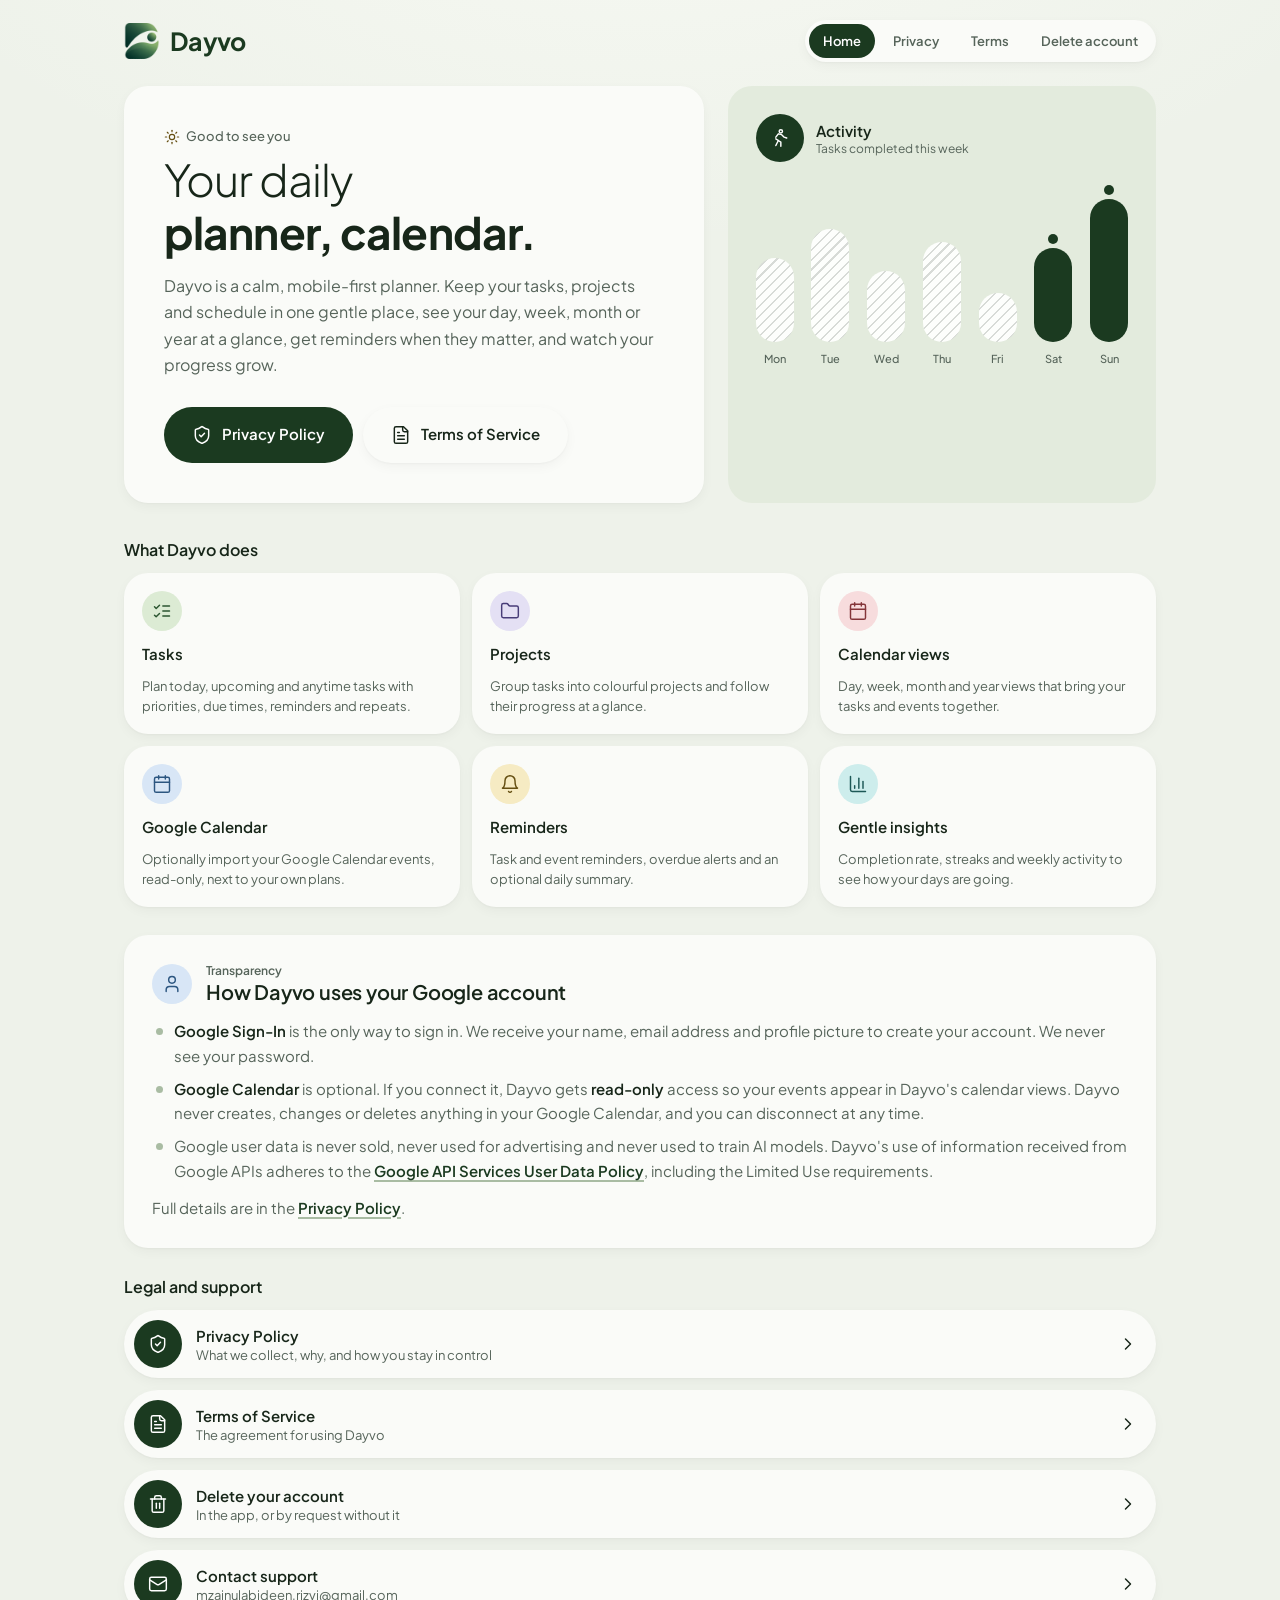
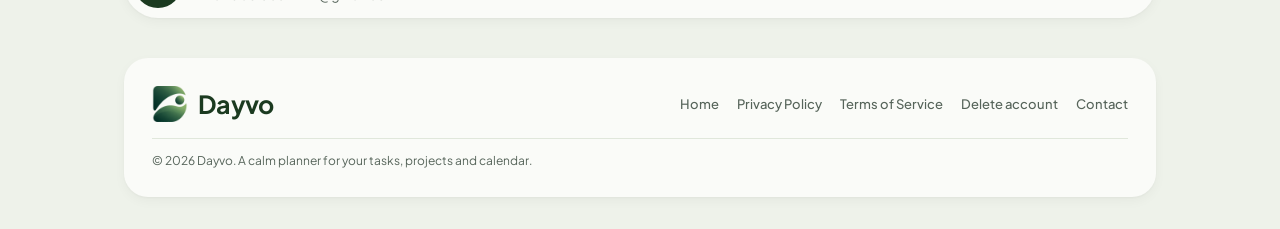
<file: index.html>
<!doctype html>
<html lang="en">
  <head>
    <meta charset="utf-8" />
    <meta name="viewport" content="width=device-width, initial-scale=1, viewport-fit=cover" />
    <title>Dayvo · Your calm planner</title>
    <meta
      name="description"
      content="Dayvo is a calm, mobile-first planner for tasks, projects and day, week, month and year calendars, with optional read-only Google Calendar import, reminders and gentle insights."
    />
    <meta name="theme-color" content="#EEF2EA" />
    <meta property="og:title" content="Dayvo · Your calm planner" />
    <meta
      property="og:description"
      content="Tasks, projects and calendars in one calm, beautiful planner."
    />
    <meta property="og:image" content="assets/apple-touch-icon.png" />
    <link rel="icon" type="image/png" href="assets/favicon.png" />
    <link rel="apple-touch-icon" href="assets/apple-touch-icon.png" />
    <link rel="preconnect" href="https://fonts.googleapis.com" />
    <link rel="preconnect" href="https://fonts.gstatic.com" crossorigin />
    <link
      rel="stylesheet"
      href="https://fonts.googleapis.com/css2?family=Plus+Jakarta+Sans:wght@300;400;500;600;700&display=swap"
    />
    <link rel="stylesheet" href="assets/styles.css" />
  </head>
  <body>
    <svg width="0" height="0" style="position: absolute" aria-hidden="true">
      <symbol id="i-chevron" viewBox="0 0 24 24"><path d="m9 18 6-6-6-6" /></symbol>
      <symbol id="i-sun" viewBox="0 0 24 24"><circle cx="12" cy="12" r="4" /><path d="M12 2v2" /><path d="M12 20v2" /><path d="m4.93 4.93 1.41 1.41" /><path d="m17.66 17.66 1.41 1.41" /><path d="M2 12h2" /><path d="M20 12h2" /><path d="m6.34 17.66-1.41 1.41" /><path d="m19.07 4.93-1.41 1.41" /></symbol>
      <symbol id="i-calendar" viewBox="0 0 24 24"><rect width="18" height="18" x="3" y="4" rx="2" /><path d="M16 2v4" /><path d="M8 2v4" /><path d="M3 10h18" /></symbol>
      <symbol id="i-list" viewBox="0 0 24 24"><path d="m3 17 2 2 4-4" /><path d="m3 7 2 2 4-4" /><path d="M13 6h8" /><path d="M13 12h8" /><path d="M13 18h8" /></symbol>
      <symbol id="i-folder" viewBox="0 0 24 24"><path d="M20 20a2 2 0 0 0 2-2V8a2 2 0 0 0-2-2h-7.9a2 2 0 0 1-1.69-.9L9.6 3.9A2 2 0 0 0 7.93 3H4a2 2 0 0 0-2 2v13a2 2 0 0 0 2 2Z" /></symbol>
      <symbol id="i-bell" viewBox="0 0 24 24"><path d="M6 8a6 6 0 0 1 12 0c0 7 3 9 3 9H3s3-2 3-9" /><path d="M10.3 21a1.94 1.94 0 0 0 3.4 0" /></symbol>
      <symbol id="i-chart" viewBox="0 0 24 24"><path d="M3 3v16a2 2 0 0 0 2 2h16" /><path d="M18 17V9" /><path d="M13 17V5" /><path d="M8 17v-3" /></symbol>
      <symbol id="i-palette" viewBox="0 0 24 24"><circle cx="13.5" cy="6.5" r=".5" /><circle cx="17.5" cy="10.5" r=".5" /><circle cx="8.5" cy="7.5" r=".5" /><circle cx="6.5" cy="12.5" r=".5" /><path d="M12 2C6.5 2 2 6.5 2 12s4.5 10 10 10c.93 0 1.65-.75 1.65-1.69 0-.44-.18-.84-.44-1.13-.29-.29-.44-.65-.44-1.13a1.64 1.64 0 0 1 1.67-1.67h2c3.05 0 5.55-2.5 5.55-5.55C21.96 6.01 17.46 2 12 2z" /></symbol>
      <symbol id="i-run" viewBox="0 0 24 24"><circle cx="13" cy="4" r="2" /><path d="m7 21 3-6 3 2v5" /><path d="m7 11 3-4 4 1 3 3 3 1" /><path d="m10 15-3-2" /></symbol>
      <symbol id="i-shield" viewBox="0 0 24 24"><path d="M20 13c0 5-3.5 7.5-7.66 8.95a1 1 0 0 1-.67-.01C7.5 20.5 4 18 4 13V6a1 1 0 0 1 1-1c2 0 4.5-1.2 6.24-2.72a1.17 1.17 0 0 1 1.52 0C14.51 3.81 17 5 19 5a1 1 0 0 1 1 1z" /><path d="m9 12 2 2 4-4" /></symbol>
      <symbol id="i-file" viewBox="0 0 24 24"><path d="M15 2H6a2 2 0 0 0-2 2v16a2 2 0 0 0 2 2h12a2 2 0 0 0 2-2V7Z" /><path d="M14 2v4a2 2 0 0 0 2 2h4" /><path d="M10 9H8" /><path d="M16 13H8" /><path d="M16 17H8" /></symbol>
      <symbol id="i-trash" viewBox="0 0 24 24"><path d="M3 6h18" /><path d="M19 6v14c0 1-1 2-2 2H7c-1 0-2-1-2-2V6" /><path d="M8 6V4c0-1 1-2 2-2h4c1 0 2 1 2 2v2" /><path d="M10 11v6" /><path d="M14 11v6" /></symbol>
      <symbol id="i-mail" viewBox="0 0 24 24"><rect width="20" height="16" x="2" y="4" rx="2" /><path d="m22 7-8.97 5.7a1.94 1.94 0 0 1-2.06 0L2 7" /></symbol>
      <symbol id="i-user" viewBox="0 0 24 24"><path d="M19 21v-2a4 4 0 0 0-4-4H9a4 4 0 0 0-4 4v2" /><circle cx="12" cy="7" r="4" /></symbol>
    </svg>

    <a class="skip" href="#main">Skip to content</a>

    <div class="shell">
      <header class="topbar">
        <a class="brand" href="index.html" aria-label="Dayvo home">
          <img src="assets/dayvo-mark.png" alt="" width="36" height="36" />
          <span>Dayvo</span>
        </a>
        <nav class="pillnav" aria-label="Site">
          <a href="index.html" aria-current="page">Home</a>
          <a href="privacy.html">Privacy</a>
          <a href="terms.html">Terms</a>
          <a href="delete-account.html">Delete account</a>
        </nav>
      </header>

      <main id="main">
        <section class="home-hero">
          <div class="card card--intro rise">
            <div>
              <p class="greeting">
                <svg class="ic ic--sm"><use href="#i-sun" /></svg>
                Good to see you
              </p>
              <h1 class="headline">
                <span>Your daily</span>
                <strong>planner, calendar.</strong>
              </h1>
              <p class="lede">
                Dayvo is a calm, mobile-first planner. Keep your tasks, projects and schedule in one
                gentle place, see your day, week, month or year at a glance, get reminders when they
                matter, and watch your progress grow.
              </p>
            </div>
            <div class="cta-row">
              <a class="btn" href="privacy.html">
                <svg class="ic"><use href="#i-shield" /></svg>
                Privacy Policy
              </a>
              <a class="btn btn--ghost" href="terms.html">
                <svg class="ic"><use href="#i-file" /></svg>
                Terms of Service
              </a>
            </div>
          </div>

          <div class="card card--tonal rise" aria-hidden="true">
            <div class="activity-head">
              <span class="tone tone--primary tone--lg"><svg class="ic"><use href="#i-run" /></svg></span>
              <div>
                <strong>Activity</strong>
                <small>Tasks completed this week</small>
              </div>
            </div>
            <div class="bars">
              <span class="bar" style="height: 52%"></span>
              <span class="bar" style="height: 70%"></span>
              <span class="bar" style="height: 44%"></span>
              <span class="bar" style="height: 62%"></span>
              <span class="bar" style="height: 30%"></span>
              <span class="bar bar--on" style="height: 58%"></span>
              <span class="bar bar--on" style="height: 88%"></span>
            </div>
            <div class="days">
              <span>Mon</span><span>Tue</span><span>Wed</span><span>Thu</span><span>Fri</span><span>Sat</span><span>Sun</span>
            </div>
          </div>
        </section>

        <section class="block" aria-labelledby="features">
          <h2 class="section-title" id="features">What Dayvo does</h2>
          <div class="features">
            <article class="feature">
              <span class="tone tone--mint"><svg class="ic"><use href="#i-list" /></svg></span>
              <h3>Tasks</h3>
              <p>Plan today, upcoming and anytime tasks with priorities, due times, reminders and repeats.</p>
            </article>
            <article class="feature">
              <span class="tone tone--lavender"><svg class="ic"><use href="#i-folder" /></svg></span>
              <h3>Projects</h3>
              <p>Group tasks into colourful projects and follow their progress at a glance.</p>
            </article>
            <article class="feature">
              <span class="tone tone--rose"><svg class="ic"><use href="#i-calendar" /></svg></span>
              <h3>Calendar views</h3>
              <p>Day, week, month and year views that bring your tasks and events together.</p>
            </article>
            <article class="feature">
              <span class="tone tone--sky"><svg class="ic"><use href="#i-calendar" /></svg></span>
              <h3>Google Calendar</h3>
              <p>Optionally import your Google Calendar events, read-only, next to your own plans.</p>
            </article>
            <article class="feature">
              <span class="tone tone--butter"><svg class="ic"><use href="#i-bell" /></svg></span>
              <h3>Reminders</h3>
              <p>Task and event reminders, overdue alerts and an optional daily summary.</p>
            </article>
            <article class="feature">
              <span class="tone tone--aqua"><svg class="ic"><use href="#i-chart" /></svg></span>
              <h3>Gentle insights</h3>
              <p>Completion rate, streaks and weekly activity to see how your days are going.</p>
            </article>
          </div>
        </section>

        <section class="block" aria-labelledby="google-data">
          <div class="card sec">
            <div class="sec__head">
              <span class="tone tone--sky"><svg class="ic"><use href="#i-user" /></svg></span>
              <div><span class="sec__num">Transparency</span><h2 id="google-data">How Dayvo uses your Google account</h2></div>
            </div>
            <ul>
              <li>
                <strong>Google Sign-In</strong> is the only way to sign in. We receive your name,
                email address and profile picture to create your account. We never see your
                password.
              </li>
              <li>
                <strong>Google Calendar</strong> is optional. If you connect it, Dayvo gets
                <strong>read-only</strong> access so your events appear in Dayvo's calendar views.
                Dayvo never creates, changes or deletes anything in your Google Calendar, and you
                can disconnect at any time.
              </li>
              <li>
                Google user data is never sold, never used for advertising and never used to train
                AI models. Dayvo's use of information received from Google APIs adheres to the
                <a href="https://developers.google.com/terms/api-services-user-data-policy" rel="noopener">Google API Services User Data Policy</a>,
                including the Limited Use requirements.
              </li>
            </ul>
            <p>Full details are in the <a href="privacy.html#google">Privacy Policy</a>.</p>
          </div>
        </section>

        <section class="block" aria-labelledby="legal">
          <h2 class="section-title" id="legal">Legal and support</h2>
          <div class="actions">
            <a class="action" href="privacy.html">
              <span class="tone tone--primary"><svg class="ic"><use href="#i-shield" /></svg></span>
              <span class="action__body">
                <span class="action__title">Privacy Policy</span>
                <span class="action__sub">What we collect, why, and how you stay in control</span>
              </span>
              <svg class="ic"><use href="#i-chevron" /></svg>
            </a>
            <a class="action" href="terms.html">
              <span class="tone tone--primary"><svg class="ic"><use href="#i-file" /></svg></span>
              <span class="action__body">
                <span class="action__title">Terms of Service</span>
                <span class="action__sub">The agreement for using Dayvo</span>
              </span>
              <svg class="ic"><use href="#i-chevron" /></svg>
            </a>
            <a class="action" href="delete-account.html">
              <span class="tone tone--primary"><svg class="ic"><use href="#i-trash" /></svg></span>
              <span class="action__body">
                <span class="action__title">Delete your account</span>
                <span class="action__sub">In the app, or by request without it</span>
              </span>
              <svg class="ic"><use href="#i-chevron" /></svg>
            </a>
            <a class="action" href="mailto:mzainulabideen.rizvi@gmail.com?subject=Dayvo%20support">
              <span class="tone tone--primary"><svg class="ic"><use href="#i-mail" /></svg></span>
              <span class="action__body">
                <span class="action__title">Contact support</span>
                <span class="action__sub">mzainulabideen.rizvi@gmail.com</span>
              </span>
              <svg class="ic"><use href="#i-chevron" /></svg>
            </a>
          </div>
        </section>
      </main>

      <footer class="footer">
        <div class="card">
          <a class="brand" href="index.html" aria-label="Dayvo home">
            <img src="assets/dayvo-mark.png" alt="" width="36" height="36" />
            <span>Dayvo</span>
          </a>
          <nav aria-label="Footer">
            <a href="index.html">Home</a>
            <a href="privacy.html">Privacy Policy</a>
            <a href="terms.html">Terms of Service</a>
            <a href="delete-account.html">Delete account</a>
            <a href="mailto:mzainulabideen.rizvi@gmail.com">Contact</a>
          </nav>
          <small>© 2026 Dayvo. A calm planner for your tasks, projects and calendar.</small>
        </div>
      </footer>
    </div>
  </body>
</html>
</file>
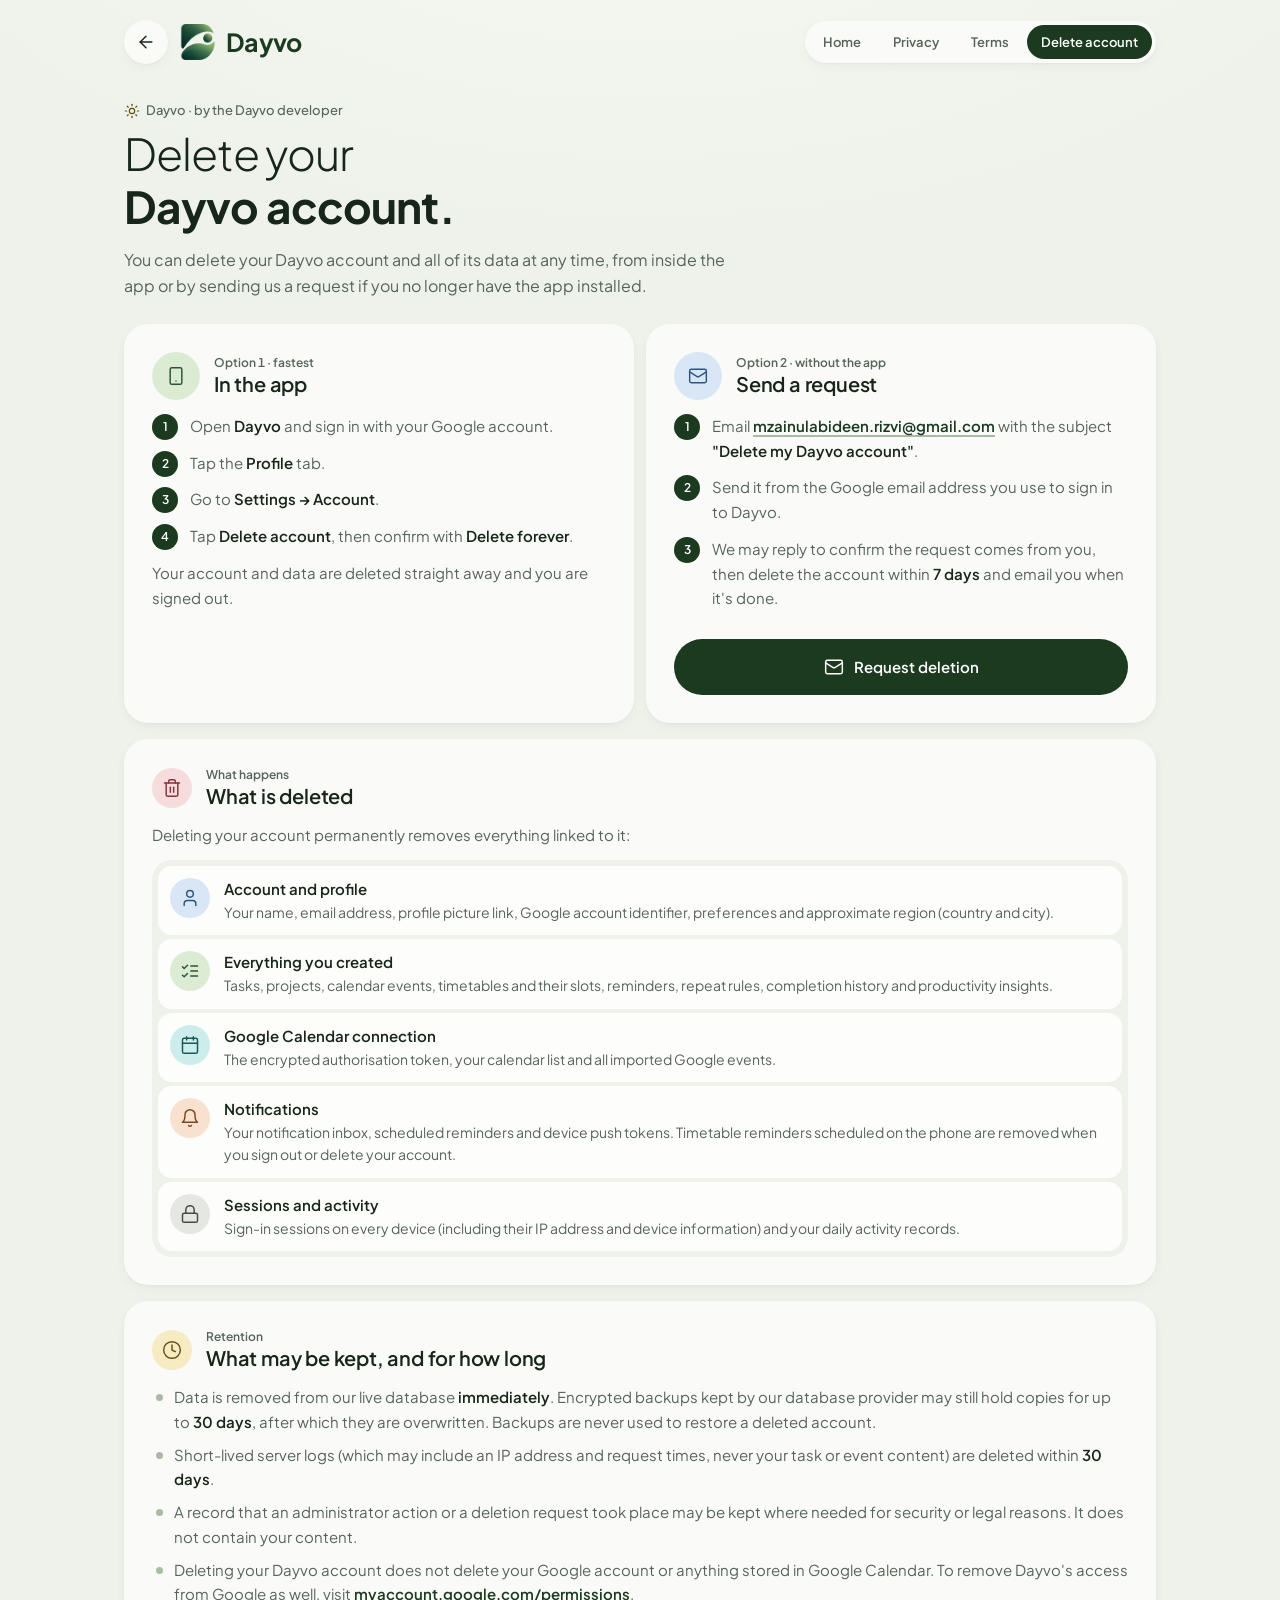
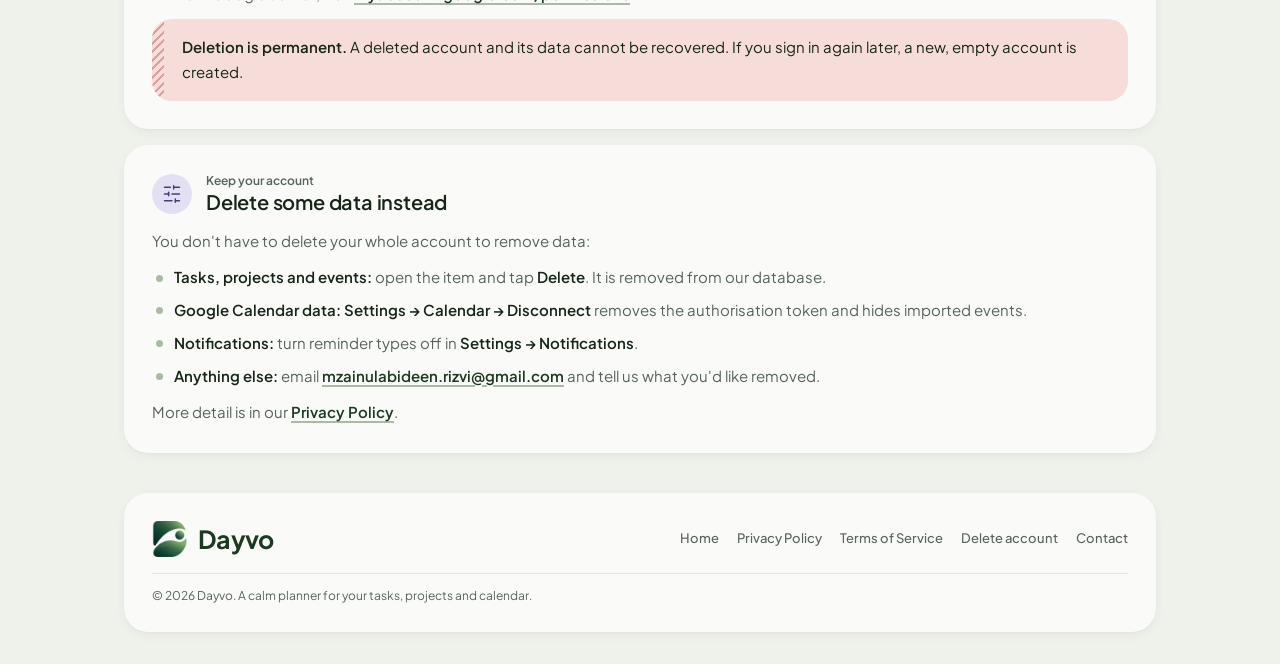
<file: delete-account.html>
<!doctype html>
<html lang="en">
  <head>
    <meta charset="utf-8" />
    <meta name="viewport" content="width=device-width, initial-scale=1, viewport-fit=cover" />
    <title>Delete Your Account · Dayvo</title>
    <meta
      name="description"
      content="How to delete your Dayvo account and data, in the app or by request, and what is deleted."
    />
    <meta name="theme-color" content="#EEF2EA" />
    <link rel="icon" type="image/png" href="assets/favicon.png" />
    <link rel="apple-touch-icon" href="assets/apple-touch-icon.png" />
    <link rel="preconnect" href="https://fonts.googleapis.com" />
    <link rel="preconnect" href="https://fonts.gstatic.com" crossorigin />
    <link
      rel="stylesheet"
      href="https://fonts.googleapis.com/css2?family=Plus+Jakarta+Sans:wght@300;400;500;600;700&display=swap"
    />
    <link rel="stylesheet" href="assets/styles.css" />
  </head>
  <body>
    <svg width="0" height="0" style="position: absolute" aria-hidden="true">
      <symbol id="i-back" viewBox="0 0 24 24"><path d="m12 19-7-7 7-7" /><path d="M19 12H5" /></symbol>
      <symbol id="i-chevron" viewBox="0 0 24 24"><path d="m9 18 6-6-6-6" /></symbol>
      <symbol id="i-sun" viewBox="0 0 24 24"><circle cx="12" cy="12" r="4" /><path d="M12 2v2" /><path d="M12 20v2" /><path d="m4.93 4.93 1.41 1.41" /><path d="m17.66 17.66 1.41 1.41" /><path d="M2 12h2" /><path d="M20 12h2" /><path d="m6.34 17.66-1.41 1.41" /><path d="m19.07 4.93-1.41 1.41" /></symbol>
      <symbol id="i-phone" viewBox="0 0 24 24"><rect width="14" height="20" x="5" y="2" rx="2" ry="2" /><path d="M12 18h.01" /></symbol>
      <symbol id="i-mail" viewBox="0 0 24 24"><rect width="20" height="16" x="2" y="4" rx="2" /><path d="m22 7-8.97 5.7a1.94 1.94 0 0 1-2.06 0L2 7" /></symbol>
      <symbol id="i-trash" viewBox="0 0 24 24"><path d="M3 6h18" /><path d="M19 6v14c0 1-1 2-2 2H7c-1 0-2-1-2-2V6" /><path d="M8 6V4c0-1 1-2 2-2h4c1 0 2 1 2 2v2" /><path d="M10 11v6" /><path d="M14 11v6" /></symbol>
      <symbol id="i-clock" viewBox="0 0 24 24"><circle cx="12" cy="12" r="10" /><path d="M12 6v6l4 2" /></symbol>
      <symbol id="i-list" viewBox="0 0 24 24"><path d="m3 17 2 2 4-4" /><path d="m3 7 2 2 4-4" /><path d="M13 6h8" /><path d="M13 12h8" /><path d="M13 18h8" /></symbol>
      <symbol id="i-calendar" viewBox="0 0 24 24"><rect width="18" height="18" x="3" y="4" rx="2" /><path d="M16 2v4" /><path d="M8 2v4" /><path d="M3 10h18" /></symbol>
      <symbol id="i-user" viewBox="0 0 24 24"><path d="M19 21v-2a4 4 0 0 0-4-4H9a4 4 0 0 0-4 4v2" /><circle cx="12" cy="7" r="4" /></symbol>
      <symbol id="i-sliders" viewBox="0 0 24 24"><path d="M21 4h-7" /><path d="M10 4H3" /><path d="M21 12h-9" /><path d="M8 12H3" /><path d="M21 20h-5" /><path d="M12 20H3" /><path d="M14 2v4" /><path d="M8 10v4" /><path d="M16 18v4" /></symbol>
      <symbol id="i-bell" viewBox="0 0 24 24"><path d="M6 8a6 6 0 0 1 12 0c0 7 3 9 3 9H3s3-2 3-9" /><path d="M10.3 21a1.94 1.94 0 0 0 3.4 0" /></symbol>
      <symbol id="i-lock" viewBox="0 0 24 24"><rect width="18" height="11" x="3" y="11" rx="2" ry="2" /><path d="M7 11V7a5 5 0 0 1 10 0v4" /></symbol>
    </svg>

    <a class="skip" href="#main">Skip to content</a>

    <div class="shell">
      <header class="topbar">
        <div class="topbar__left">
          <a class="icon-btn" href="index.html" aria-label="Back to Dayvo home">
            <svg class="ic"><use href="#i-back" /></svg>
          </a>
          <a class="brand" href="index.html" aria-label="Dayvo home">
            <img src="assets/dayvo-mark.png" alt="" width="36" height="36" />
            <span>Dayvo</span>
          </a>
        </div>
        <nav class="pillnav" aria-label="Legal">
          <a href="index.html">Home</a>
          <a href="privacy.html">Privacy</a>
          <a href="terms.html">Terms</a>
          <a href="delete-account.html" aria-current="page">Delete account</a>
        </nav>
      </header>

      <section class="hero">
        <p class="greeting">
          <svg class="ic ic--sm"><use href="#i-sun" /></svg>
          Dayvo · by the Dayvo developer
        </p>
        <h1 class="headline">
          <span>Delete your</span>
          <strong>Dayvo account.</strong>
        </h1>
        <p class="lede">
          You can delete your Dayvo account and all of its data at any time, from inside the app
          or by sending us a request if you no longer have the app installed.
        </p>
      </section>

      <main class="content" id="main">
        <div class="bento bento--pair">
          <!-- Option 1 -->
          <section class="card sec">
            <div class="sec__head">
              <span class="tone tone--mint tone--lg"><svg class="ic"><use href="#i-phone" /></svg></span>
              <div><span class="sec__num">Option 1 · fastest</span><h2>In the app</h2></div>
            </div>
            <ol class="list">
              <li>Open <strong>Dayvo</strong> and sign in with your Google account.</li>
              <li>Tap the <strong>Profile</strong> tab.</li>
              <li>Go to <strong>Settings → Account</strong>.</li>
              <li>Tap <strong>Delete account</strong>, then confirm with <strong>Delete forever</strong>.</li>
            </ol>
            <p>Your account and data are deleted straight away and you are signed out.</p>
          </section>

          <!-- Option 2 -->
          <section class="card sec">
            <div class="sec__head">
              <span class="tone tone--sky tone--lg"><svg class="ic"><use href="#i-mail" /></svg></span>
              <div><span class="sec__num">Option 2 · without the app</span><h2>Send a request</h2></div>
            </div>
            <ol class="list">
              <li>
                Email <a href="mailto:mzainulabideen.rizvi@gmail.com?subject=Delete%20my%20Dayvo%20account">mzainulabideen.rizvi@gmail.com</a>
                with the subject <strong>"Delete my Dayvo account"</strong>.
              </li>
              <li>Send it from the Google email address you use to sign in to Dayvo.</li>
              <li>
                We may reply to confirm the request comes from you, then delete the account within
                <strong>7 days</strong> and email you when it's done.
              </li>
            </ol>
            <a class="btn" href="mailto:mzainulabideen.rizvi@gmail.com?subject=Delete%20my%20Dayvo%20account&amp;body=Please%20delete%20my%20Dayvo%20account%20and%20all%20associated%20data.">
              <svg class="ic"><use href="#i-mail" /></svg>
              Request deletion
            </a>
          </section>
        </div>

        <section class="card sec" id="what">
          <div class="sec__head">
            <span class="tone tone--rose"><svg class="ic"><use href="#i-trash" /></svg></span>
            <div><span class="sec__num">What happens</span><h2>What is deleted</h2></div>
          </div>
          <p>Deleting your account permanently removes everything linked to it:</p>
          <div class="rows">
            <div class="row">
              <span class="tone tone--sky"><svg class="ic"><use href="#i-user" /></svg></span>
              <div class="row__body">
                <span class="row__title">Account and profile</span>
                <span class="row__text">Your name, email address, profile picture link, Google account identifier, preferences and approximate region (country and city).</span>
              </div>
            </div>
            <div class="row">
              <span class="tone tone--mint"><svg class="ic"><use href="#i-list" /></svg></span>
              <div class="row__body">
                <span class="row__title">Everything you created</span>
                <span class="row__text">Tasks, projects, calendar events, timetables and their slots, reminders, repeat rules, completion history and productivity insights.</span>
              </div>
            </div>
            <div class="row">
              <span class="tone tone--aqua"><svg class="ic"><use href="#i-calendar" /></svg></span>
              <div class="row__body">
                <span class="row__title">Google Calendar connection</span>
                <span class="row__text">The encrypted authorisation token, your calendar list and all imported Google events.</span>
              </div>
            </div>
            <div class="row">
              <span class="tone tone--peach"><svg class="ic"><use href="#i-bell" /></svg></span>
              <div class="row__body">
                <span class="row__title">Notifications</span>
                <span class="row__text">Your notification inbox, scheduled reminders and device push tokens. Timetable reminders scheduled on the phone are removed when you sign out or delete your account.</span>
              </div>
            </div>
            <div class="row">
              <span class="tone tone--stone"><svg class="ic"><use href="#i-lock" /></svg></span>
              <div class="row__body">
                <span class="row__title">Sessions and activity</span>
                <span class="row__text">Sign-in sessions on every device (including their IP address and device information) and your daily activity records.</span>
              </div>
            </div>
          </div>
        </section>

        <section class="card sec" id="retention">
          <div class="sec__head">
            <span class="tone tone--butter"><svg class="ic"><use href="#i-clock" /></svg></span>
            <div><span class="sec__num">Retention</span><h2>What may be kept, and for how long</h2></div>
          </div>
          <ul>
            <li>
              Data is removed from our live database <strong>immediately</strong>. Encrypted backups
              kept by our database provider may still hold copies for up to <strong>30 days</strong>,
              after which they are overwritten. Backups are never used to restore a deleted account.
            </li>
            <li>
              Short-lived server logs (which may include an IP address and request times, never
              your task or event content) are deleted within <strong>30 days</strong>.
            </li>
            <li>
              A record that an administrator action or a deletion request took place may be kept
              where needed for security or legal reasons. It does not contain your content.
            </li>
            <li>
              Deleting your Dayvo account does not delete your Google account or anything stored
              in Google Calendar. To remove Dayvo's access from Google as well, visit
              <a href="https://myaccount.google.com/permissions" rel="noopener">myaccount.google.com/permissions</a>.
            </li>
          </ul>
          <div class="callout callout--danger">
            <p><strong>Deletion is permanent.</strong> A deleted account and its data cannot be recovered. If you sign in again later, a new, empty account is created.</p>
          </div>
        </section>

        <section class="card sec" id="partial">
          <div class="sec__head">
            <span class="tone tone--lavender"><svg class="ic"><use href="#i-sliders" /></svg></span>
            <div><span class="sec__num">Keep your account</span><h2>Delete some data instead</h2></div>
          </div>
          <p>You don't have to delete your whole account to remove data:</p>
          <ul>
            <li><strong>Tasks, projects and events:</strong> open the item and tap <strong>Delete</strong>. It is removed from our database.</li>
            <li><strong>Google Calendar data:</strong> <strong>Settings → Calendar → Disconnect</strong> removes the authorisation token and hides imported events.</li>
            <li><strong>Notifications:</strong> turn reminder types off in <strong>Settings → Notifications</strong>.</li>
            <li>
              <strong>Anything else:</strong> email
              <a href="mailto:mzainulabideen.rizvi@gmail.com?subject=Dayvo%20data%20request">mzainulabideen.rizvi@gmail.com</a>
              and tell us what you'd like removed.
            </li>
          </ul>
          <p>More detail is in our <a href="privacy.html">Privacy Policy</a>.</p>
        </section>
      </main>

      <footer class="footer">
        <div class="card">
          <a class="brand" href="index.html" aria-label="Dayvo home">
            <img src="assets/dayvo-mark.png" alt="" width="36" height="36" />
            <span>Dayvo</span>
          </a>
          <nav aria-label="Footer">
            <a href="index.html">Home</a>
            <a href="privacy.html">Privacy Policy</a>
            <a href="terms.html">Terms of Service</a>
            <a href="delete-account.html">Delete account</a>
            <a href="mailto:mzainulabideen.rizvi@gmail.com">Contact</a>
          </nav>
          <small>© 2026 Dayvo. A calm planner for your tasks, projects and calendar.</small>
        </div>
      </footer>
    </div>
  </body>
</html>
</file>
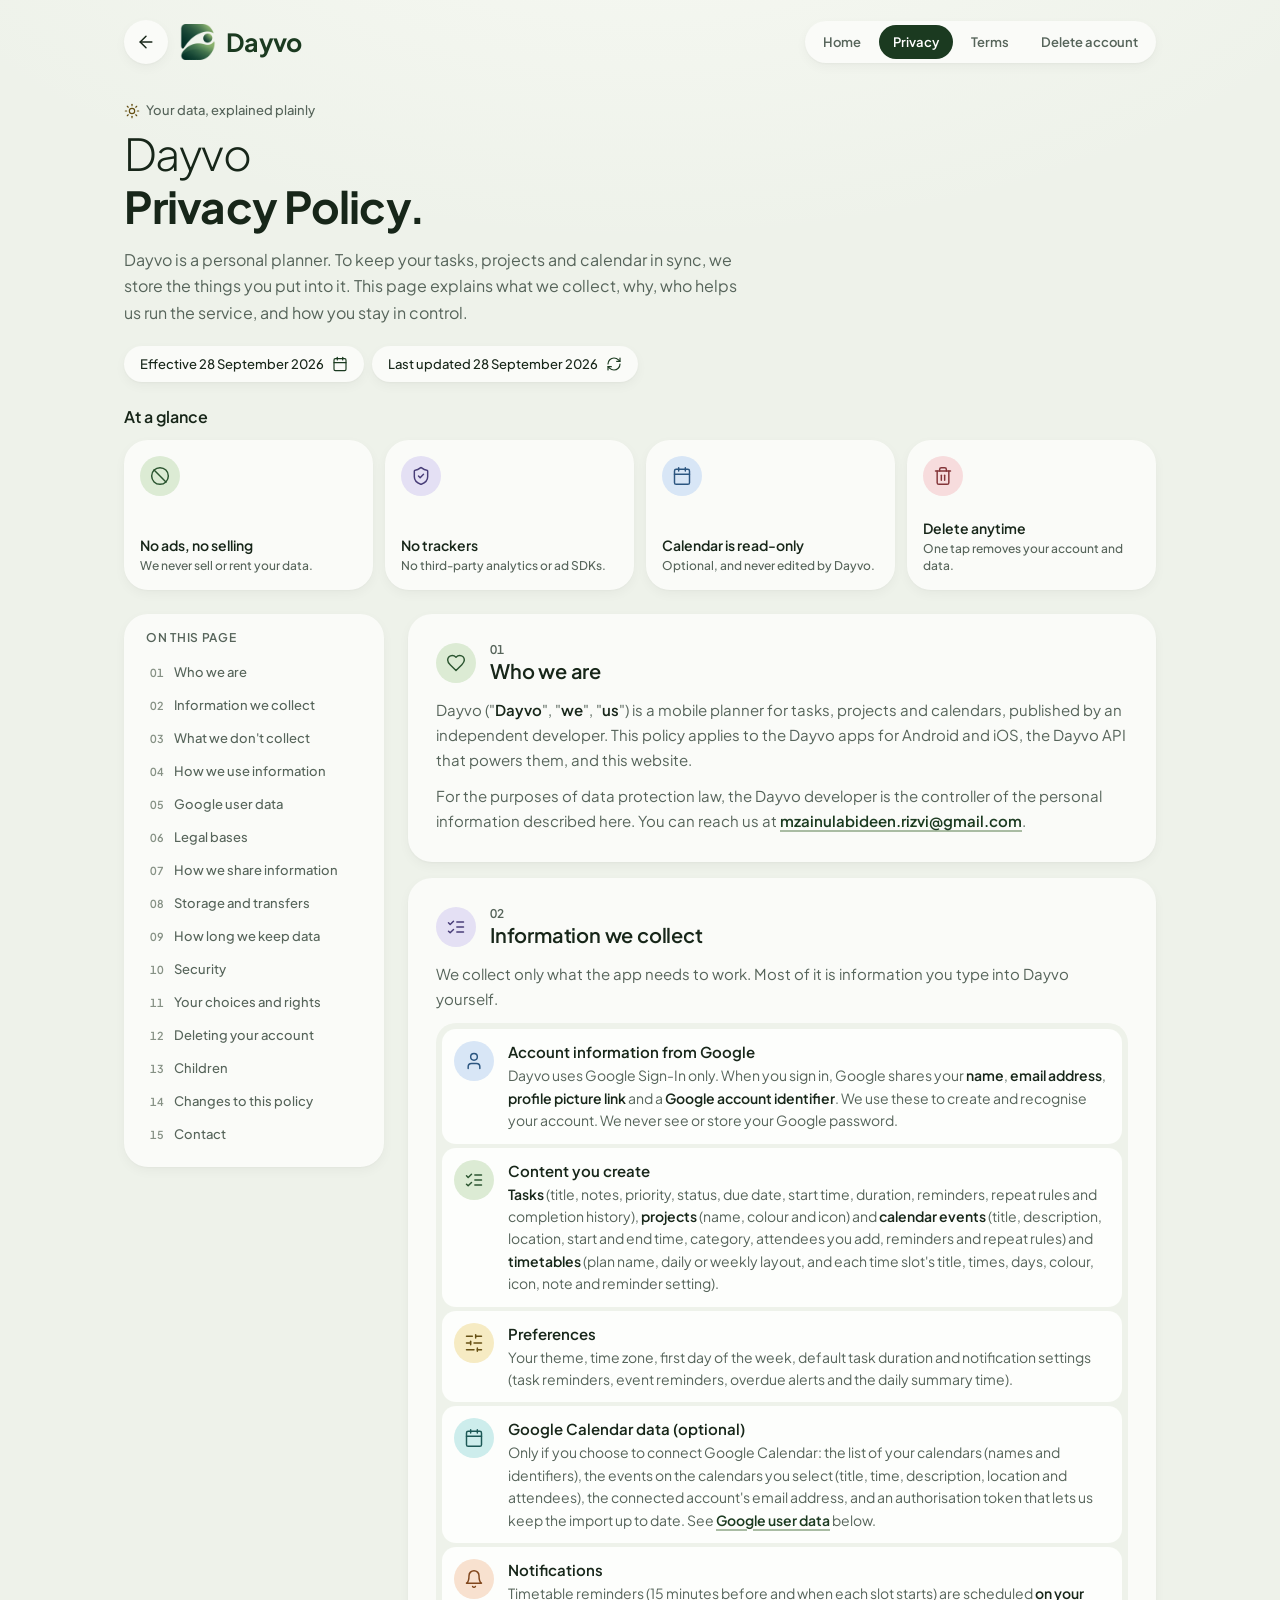
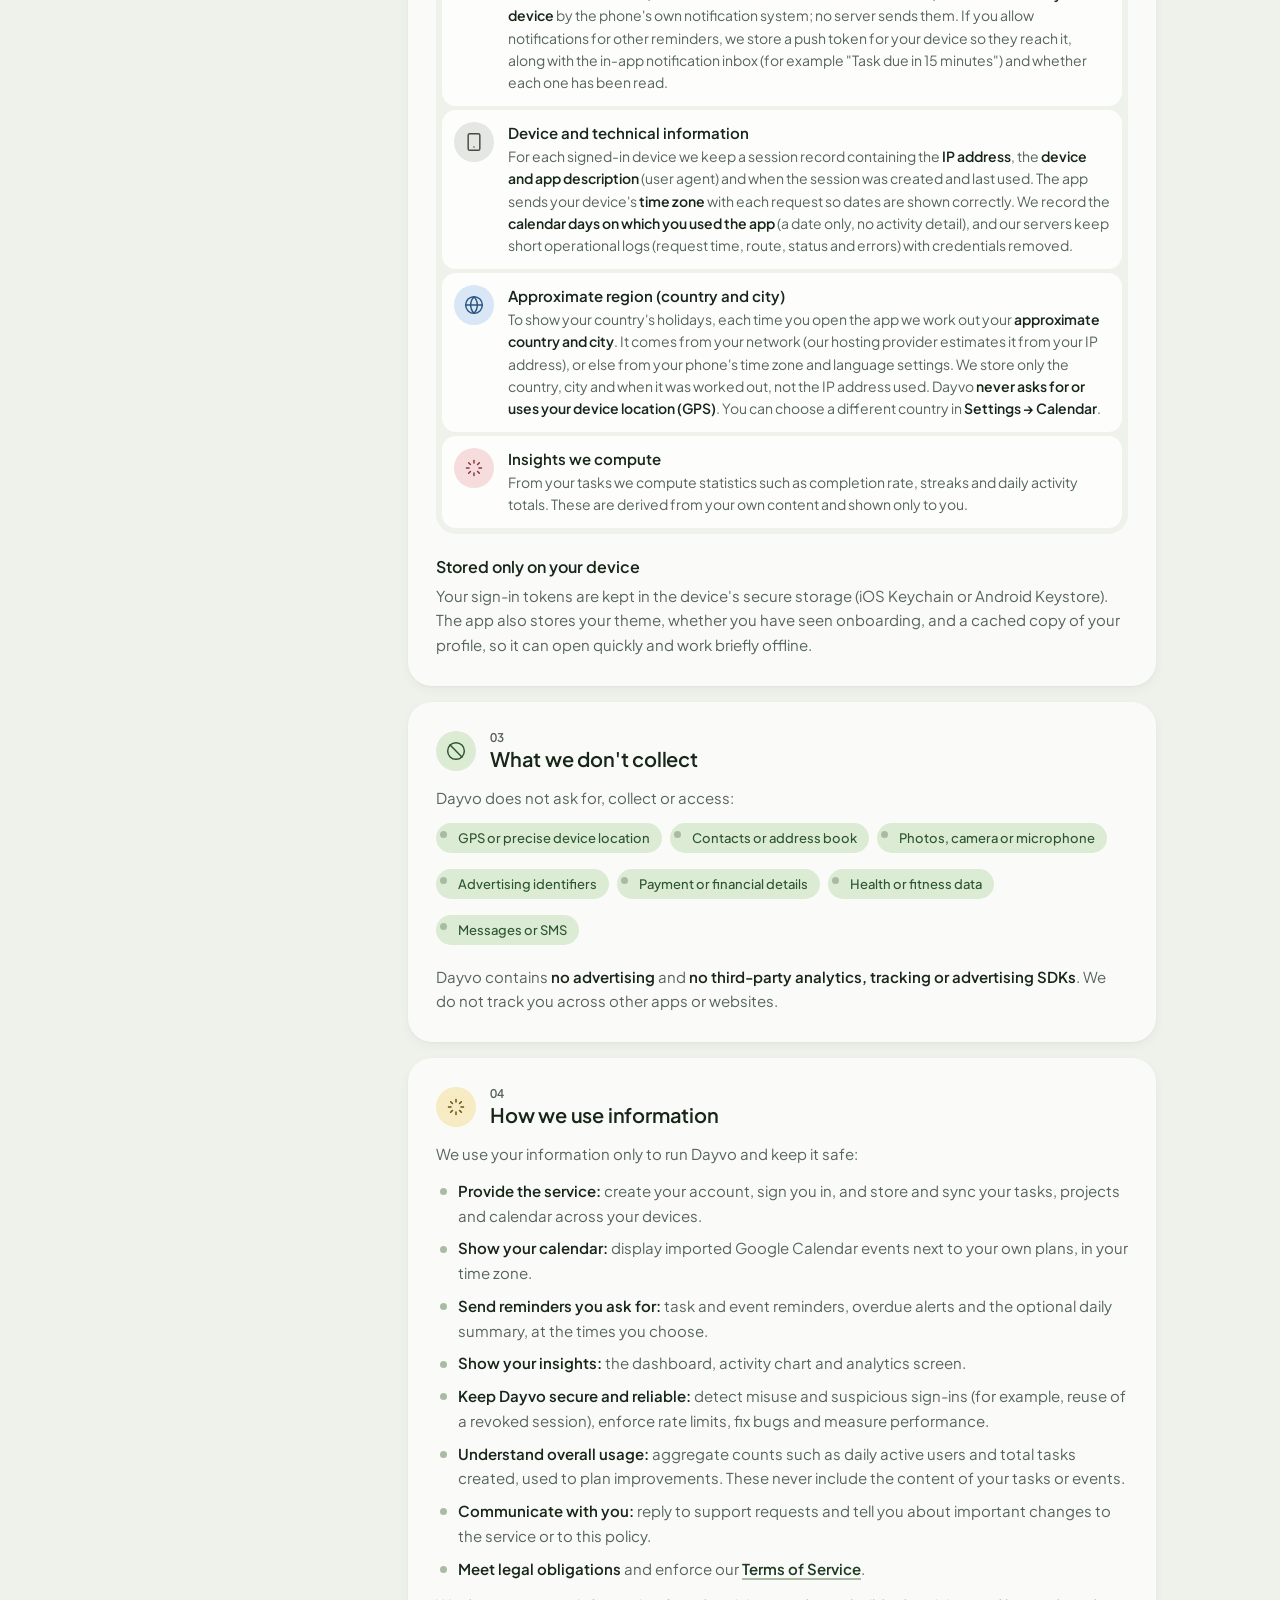
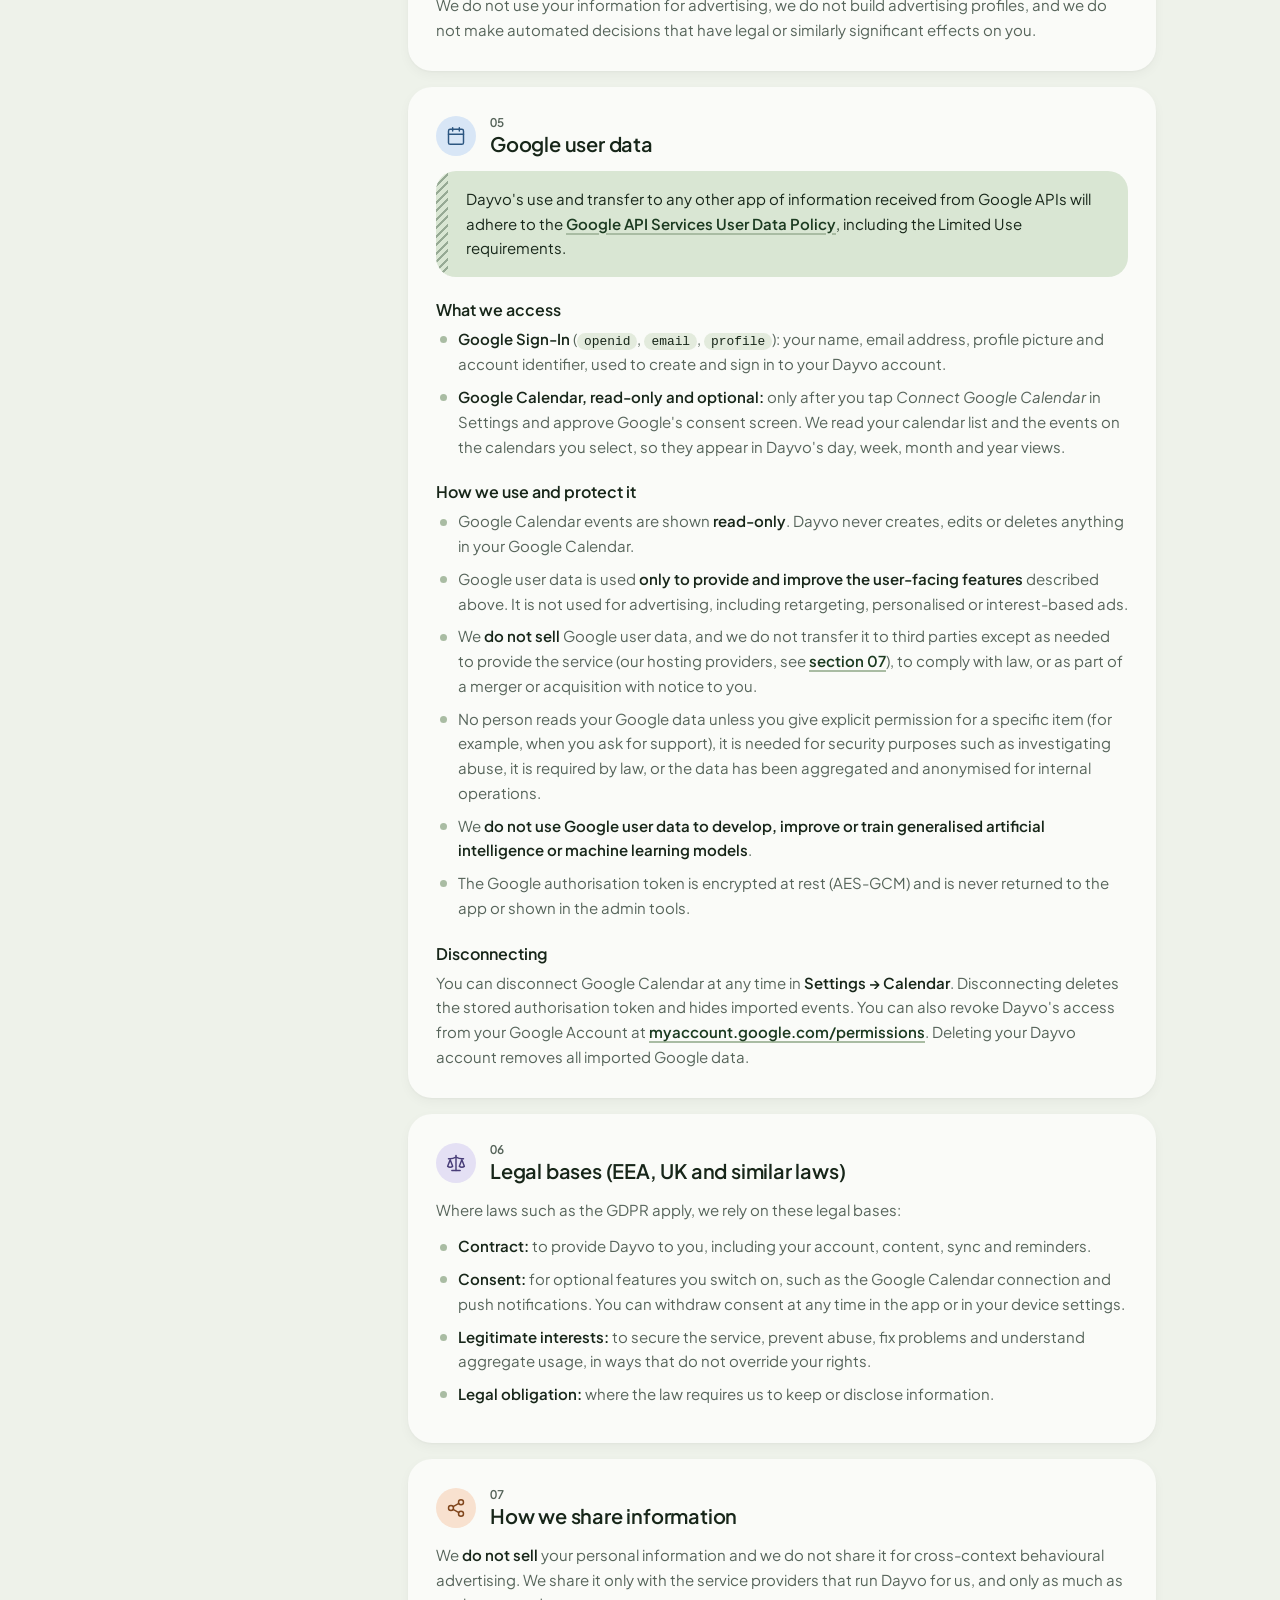
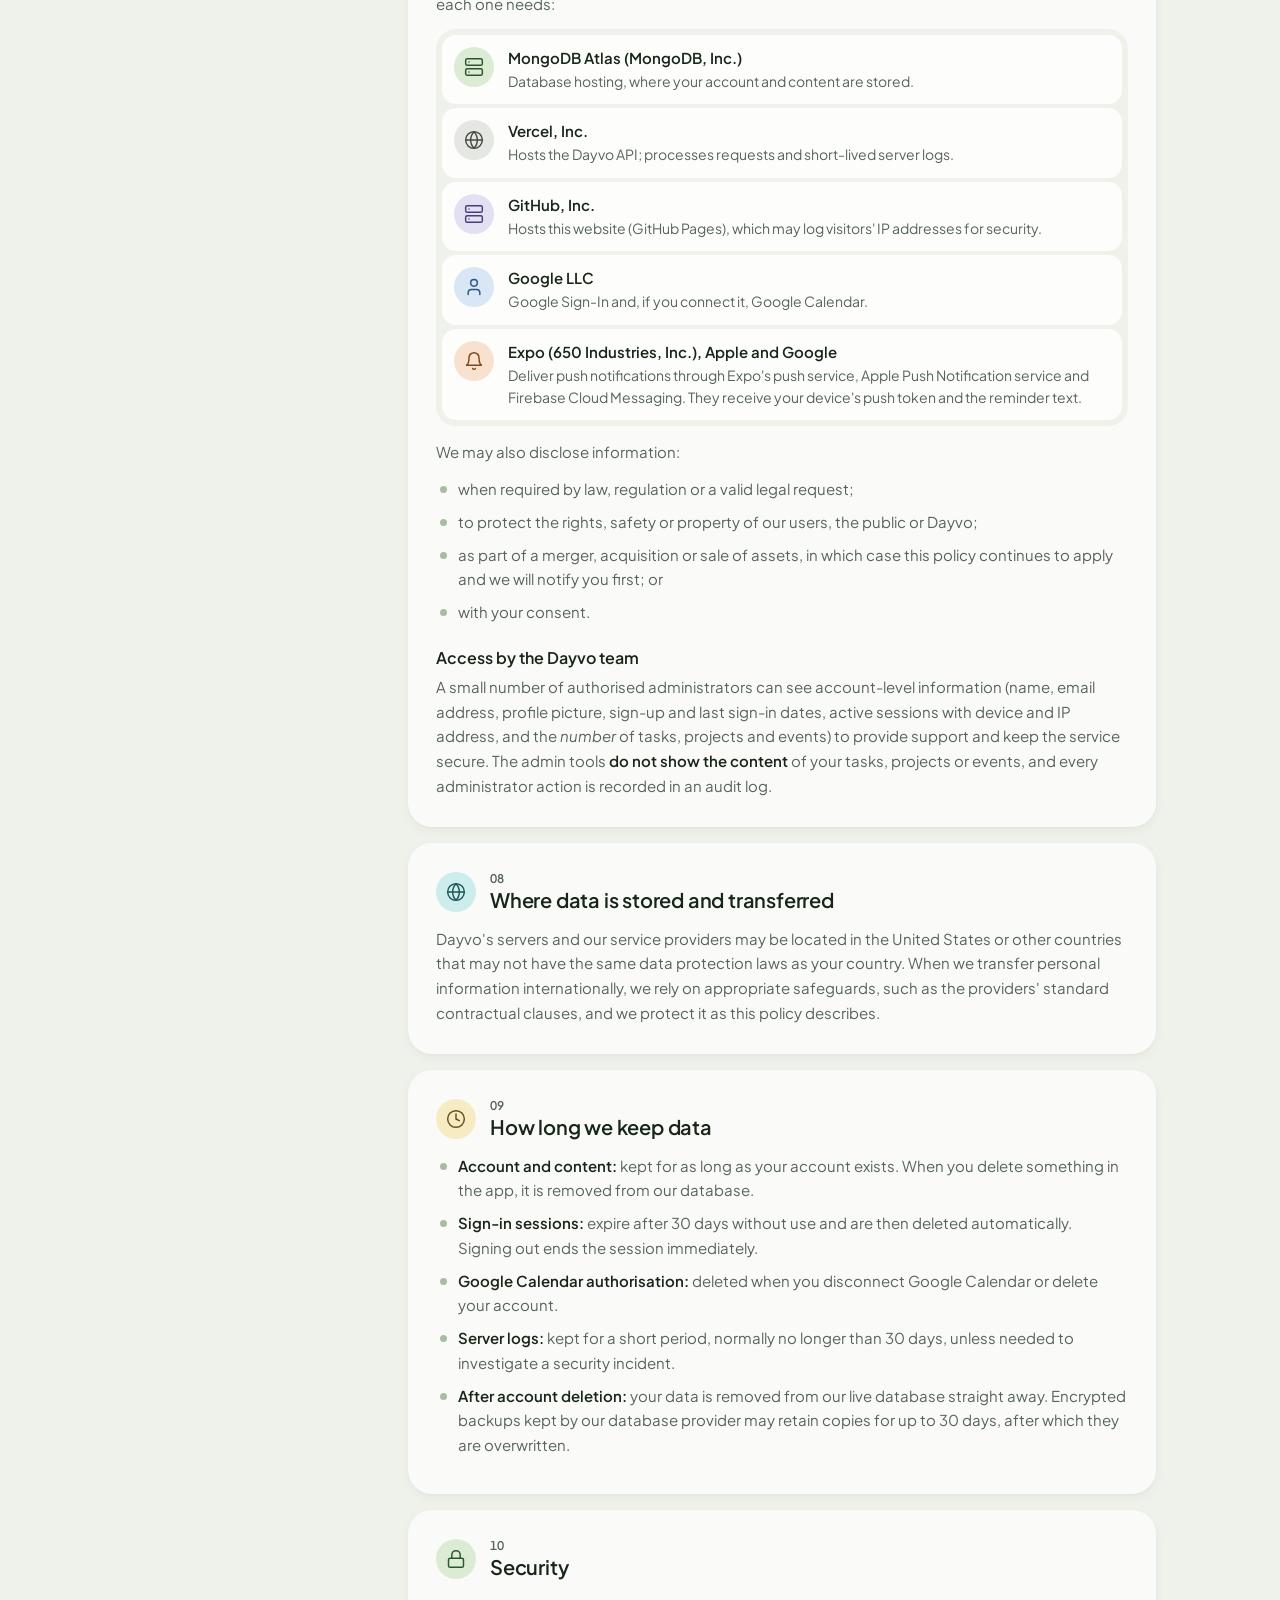
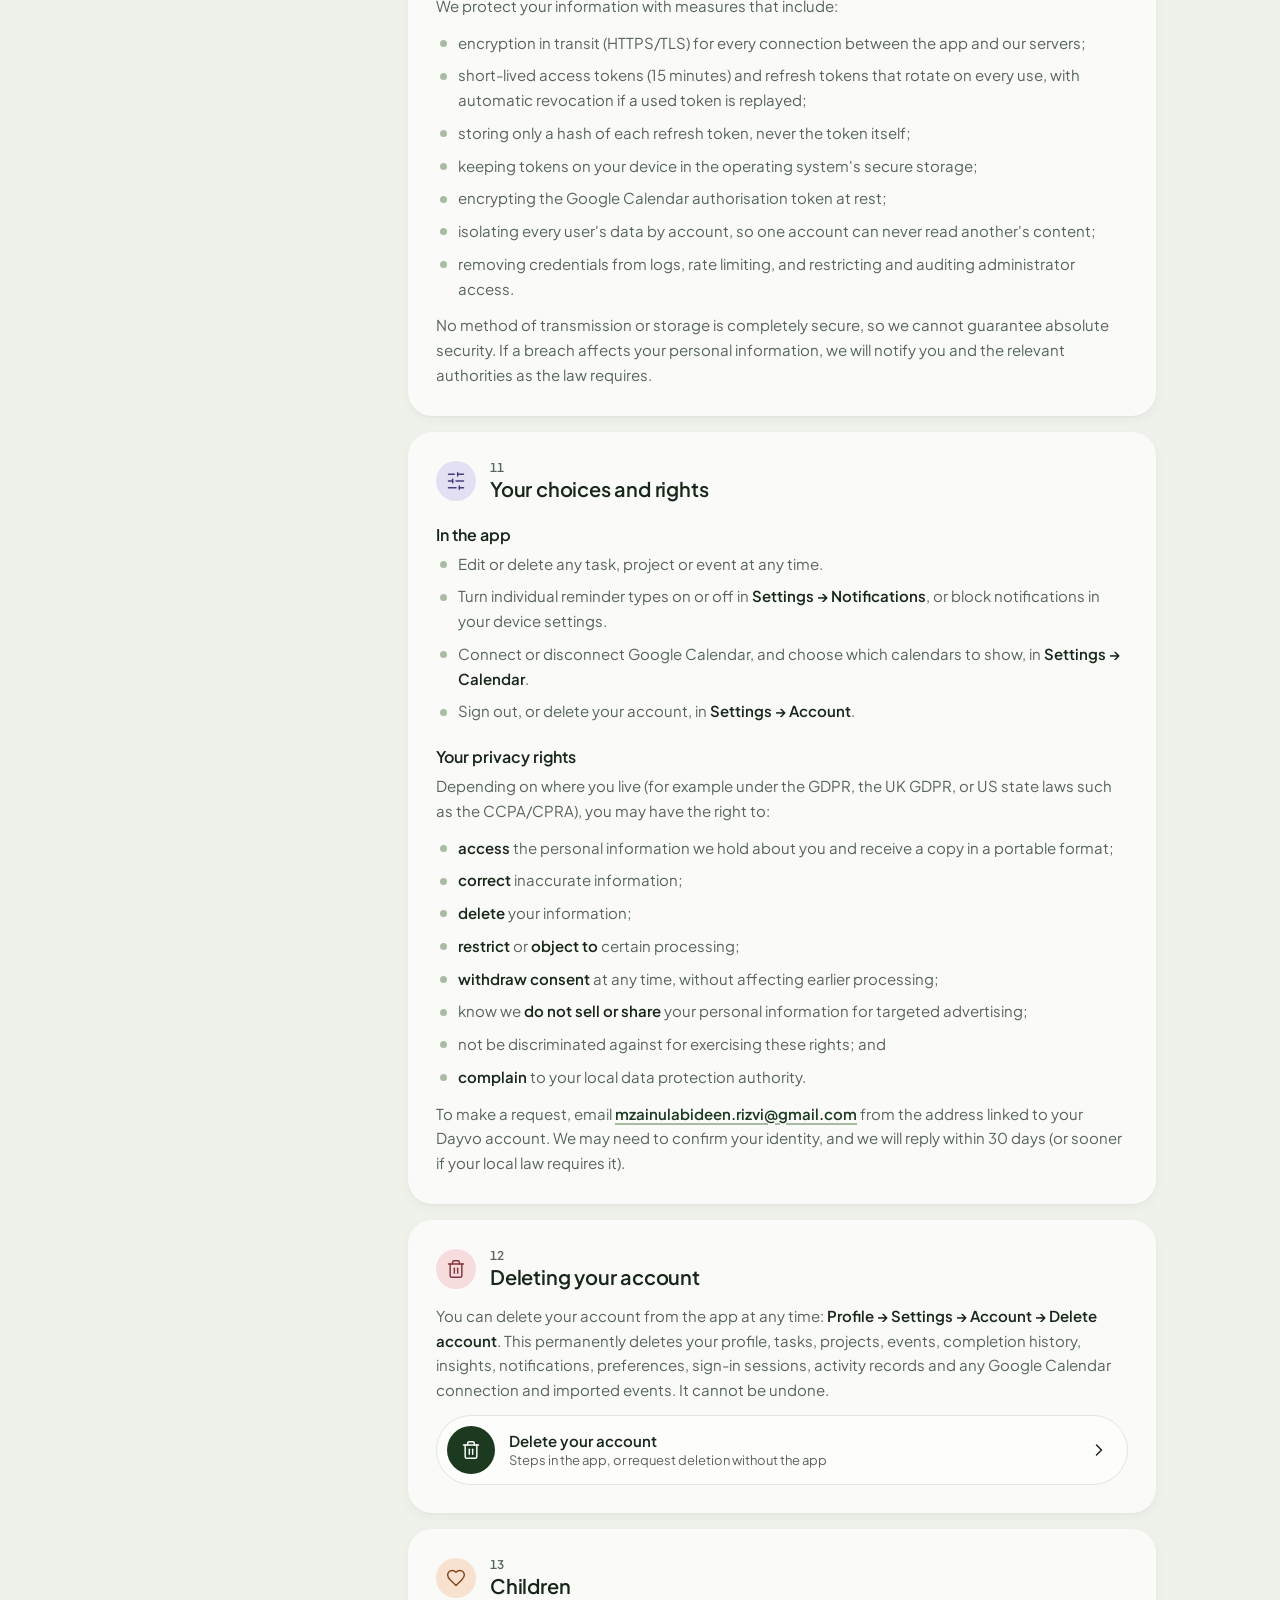
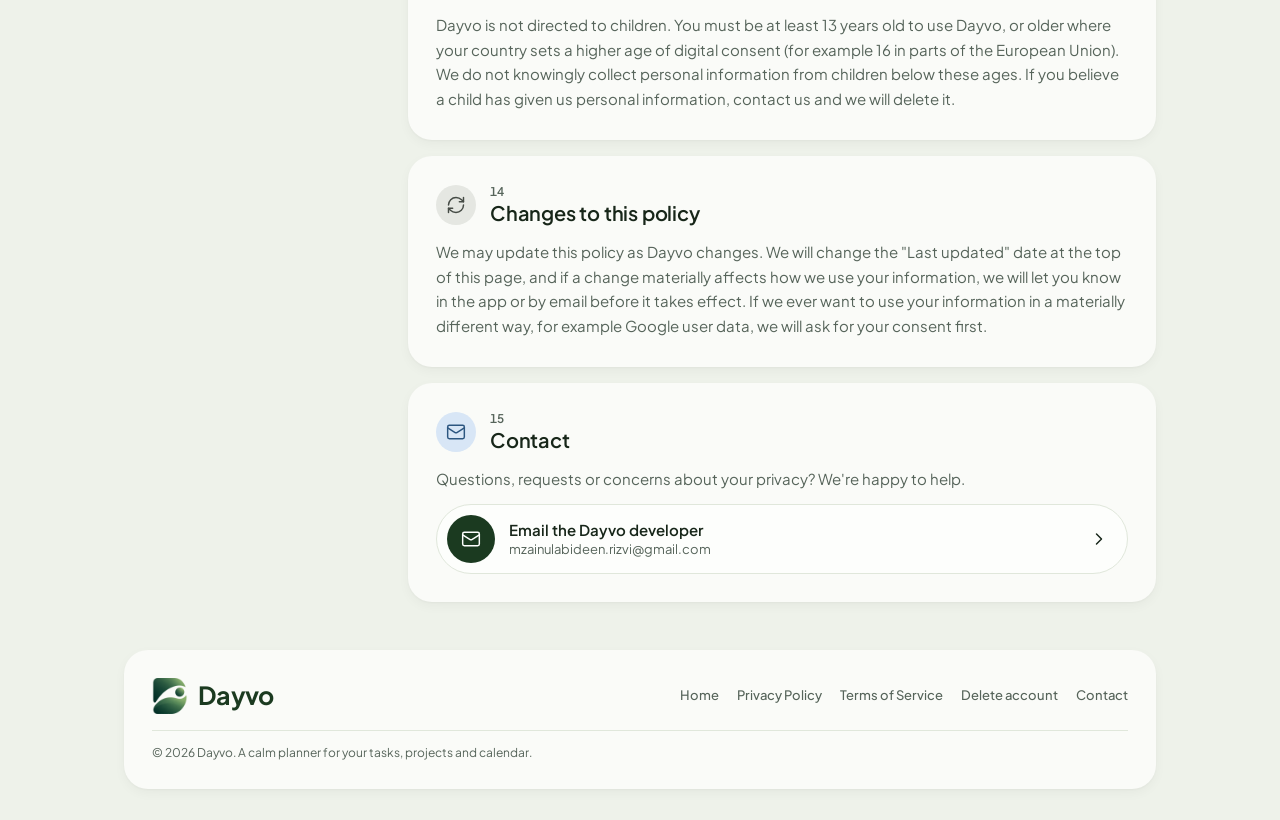
<file: privacy.html>
<!doctype html>
<html lang="en">
  <head>
    <meta charset="utf-8" />
    <meta name="viewport" content="width=device-width, initial-scale=1, viewport-fit=cover" />
    <title>Privacy Policy · Dayvo</title>
    <meta
      name="description"
      content="How Dayvo collects, uses, stores and protects your information, including data received from Google APIs."
    />
    <meta name="theme-color" content="#EEF2EA" />
    <link rel="icon" type="image/png" href="assets/favicon.png" />
    <link rel="apple-touch-icon" href="assets/apple-touch-icon.png" />
    <link rel="preconnect" href="https://fonts.googleapis.com" />
    <link rel="preconnect" href="https://fonts.gstatic.com" crossorigin />
    <link
      rel="stylesheet"
      href="https://fonts.googleapis.com/css2?family=Plus+Jakarta+Sans:wght@300;400;500;600;700&display=swap"
    />
    <link rel="stylesheet" href="assets/styles.css" />
  </head>
  <body>
    <svg width="0" height="0" style="position: absolute" aria-hidden="true">
      <symbol id="i-back" viewBox="0 0 24 24"><path d="m12 19-7-7 7-7" /><path d="M19 12H5" /></symbol>
      <symbol id="i-chevron" viewBox="0 0 24 24"><path d="m9 18 6-6-6-6" /></symbol>
      <symbol id="i-sun" viewBox="0 0 24 24"><circle cx="12" cy="12" r="4" /><path d="M12 2v2" /><path d="M12 20v2" /><path d="m4.93 4.93 1.41 1.41" /><path d="m17.66 17.66 1.41 1.41" /><path d="M2 12h2" /><path d="M20 12h2" /><path d="m6.34 17.66-1.41 1.41" /><path d="m19.07 4.93-1.41 1.41" /></symbol>
      <symbol id="i-calendar" viewBox="0 0 24 24"><rect width="18" height="18" x="3" y="4" rx="2" /><path d="M16 2v4" /><path d="M8 2v4" /><path d="M3 10h18" /></symbol>
      <symbol id="i-shield" viewBox="0 0 24 24"><path d="M20 13c0 5-3.5 7.5-7.66 8.95a1 1 0 0 1-.67-.01C7.5 20.5 4 18 4 13V6a1 1 0 0 1 1-1c2 0 4.5-1.2 6.24-2.72a1.17 1.17 0 0 1 1.52 0C14.51 3.81 17 5 19 5a1 1 0 0 1 1 1z" /><path d="m9 12 2 2 4-4" /></symbol>
      <symbol id="i-ban" viewBox="0 0 24 24"><circle cx="12" cy="12" r="10" /><path d="m4.9 4.9 14.2 14.2" /></symbol>
      <symbol id="i-trash" viewBox="0 0 24 24"><path d="M3 6h18" /><path d="M19 6v14c0 1-1 2-2 2H7c-1 0-2-1-2-2V6" /><path d="M8 6V4c0-1 1-2 2-2h4c1 0 2 1 2 2v2" /><path d="M10 11v6" /><path d="M14 11v6" /></symbol>
      <symbol id="i-user" viewBox="0 0 24 24"><path d="M19 21v-2a4 4 0 0 0-4-4H9a4 4 0 0 0-4 4v2" /><circle cx="12" cy="7" r="4" /></symbol>
      <symbol id="i-list" viewBox="0 0 24 24"><path d="m3 17 2 2 4-4" /><path d="m3 7 2 2 4-4" /><path d="M13 6h8" /><path d="M13 12h8" /><path d="M13 18h8" /></symbol>
      <symbol id="i-sliders" viewBox="0 0 24 24"><path d="M21 4h-7" /><path d="M10 4H3" /><path d="M21 12h-9" /><path d="M8 12H3" /><path d="M21 20h-5" /><path d="M12 20H3" /><path d="M14 2v4" /><path d="M8 10v4" /><path d="M16 18v4" /></symbol>
      <symbol id="i-phone" viewBox="0 0 24 24"><rect width="14" height="20" x="5" y="2" rx="2" ry="2" /><path d="M12 18h.01" /></symbol>
      <symbol id="i-bell" viewBox="0 0 24 24"><path d="M6 8a6 6 0 0 1 12 0c0 7 3 9 3 9H3s3-2 3-9" /><path d="M10.3 21a1.94 1.94 0 0 0 3.4 0" /></symbol>
      <symbol id="i-sparkle" viewBox="0 0 24 24"><path d="M12 3v3" /><path d="M12 18v3" /><path d="M3 12h3" /><path d="M18 12h3" /><path d="m5.6 5.6 2.1 2.1" /><path d="m16.3 16.3 2.1 2.1" /><path d="m5.6 18.4 2.1-2.1" /><path d="m16.3 7.7 2.1-2.1" /></symbol>
      <symbol id="i-server" viewBox="0 0 24 24"><rect width="20" height="8" x="2" y="2" rx="2" ry="2" /><rect width="20" height="8" x="2" y="14" rx="2" ry="2" /><path d="M6 6h.01" /><path d="M6 18h.01" /></symbol>
      <symbol id="i-lock" viewBox="0 0 24 24"><rect width="18" height="11" x="3" y="11" rx="2" ry="2" /><path d="M7 11V7a5 5 0 0 1 10 0v4" /></symbol>
      <symbol id="i-mail" viewBox="0 0 24 24"><rect width="20" height="16" x="2" y="4" rx="2" /><path d="m22 7-8.97 5.7a1.94 1.94 0 0 1-2.06 0L2 7" /></symbol>
      <symbol id="i-globe" viewBox="0 0 24 24"><circle cx="12" cy="12" r="10" /><path d="M12 2a14.5 14.5 0 0 0 0 20 14.5 14.5 0 0 0 0-20" /><path d="M2 12h20" /></symbol>
      <symbol id="i-clock" viewBox="0 0 24 24"><circle cx="12" cy="12" r="10" /><path d="M12 6v6l4 2" /></symbol>
      <symbol id="i-share" viewBox="0 0 24 24"><circle cx="18" cy="5" r="3" /><circle cx="6" cy="12" r="3" /><circle cx="18" cy="19" r="3" /><path d="m8.59 13.51 6.83 3.98" /><path d="m15.41 6.51-6.82 3.98" /></symbol>
      <symbol id="i-scale" viewBox="0 0 24 24"><path d="m16 16 3-8 3 8c-.87.65-1.92 1-3 1s-2.13-.35-3-1Z" /><path d="m2 16 3-8 3 8c-.87.65-1.92 1-3 1s-2.13-.35-3-1Z" /><path d="M7 21h10" /><path d="M12 3v18" /><path d="M3 7h2c2 0 5-1 7-2 2 1 5 2 7 2h2" /></symbol>
      <symbol id="i-heart" viewBox="0 0 24 24"><path d="M19 14c1.49-1.46 3-3.21 3-5.5A5.5 5.5 0 0 0 16.5 3c-1.76 0-3 .5-4.5 2-1.5-1.5-2.74-2-4.5-2A5.5 5.5 0 0 0 2 8.5c0 2.3 1.5 4.05 3 5.5l7 7Z" /></symbol>
      <symbol id="i-refresh" viewBox="0 0 24 24"><path d="M3 12a9 9 0 0 1 9-9 9.75 9.75 0 0 1 6.74 2.74L21 8" /><path d="M21 3v5h-5" /><path d="M21 12a9 9 0 0 1-9 9 9.75 9.75 0 0 1-6.74-2.74L3 16" /><path d="M8 16H3v5" /></symbol>
    </svg>

    <a class="skip" href="#main">Skip to content</a>

    <div class="shell">
      <header class="topbar">
        <div class="topbar__left">
          <a class="icon-btn" href="index.html" aria-label="Back to Dayvo home">
            <svg class="ic"><use href="#i-back" /></svg>
          </a>
          <a class="brand" href="index.html" aria-label="Dayvo home">
            <img src="assets/dayvo-mark.png" alt="" width="36" height="36" />
            <span>Dayvo</span>
          </a>
        </div>
        <nav class="pillnav" aria-label="Legal">
          <a href="index.html">Home</a>
          <a href="privacy.html" aria-current="page">Privacy</a>
          <a href="terms.html">Terms</a>
          <a href="delete-account.html">Delete account</a>
        </nav>
      </header>

      <section class="hero">
        <p class="greeting">
          <svg class="ic ic--sm"><use href="#i-sun" /></svg>
          Your data, explained plainly
        </p>
        <h1 class="headline">
          <span>Dayvo</span>
          <strong>Privacy Policy.</strong>
        </h1>
        <p class="lede">
          Dayvo is a personal planner. To keep your tasks, projects and calendar in sync, we store
          the things you put into it. This page explains what we collect, why, who helps us run the
          service, and how you stay in control.
        </p>
        <div class="meta">
          <span class="pill">
            Effective 28 September 2026
            <svg class="ic ic--sm"><use href="#i-calendar" /></svg>
          </span>
          <span class="pill">
            Last updated 28 September 2026
            <svg class="ic ic--sm"><use href="#i-refresh" /></svg>
          </span>
        </div>
      </section>

      <section aria-labelledby="glance">
        <h2 class="section-title" id="glance">At a glance</h2>
        <div class="bento">
          <div class="stat rise">
            <span class="tone tone--mint"><svg class="ic"><use href="#i-ban" /></svg></span>
            <span class="stat__label">No ads, no selling<small>We never sell or rent your data.</small></span>
          </div>
          <div class="stat rise">
            <span class="tone tone--lavender"><svg class="ic"><use href="#i-shield" /></svg></span>
            <span class="stat__label">No trackers<small>No third-party analytics or ad SDKs.</small></span>
          </div>
          <div class="stat rise">
            <span class="tone tone--sky"><svg class="ic"><use href="#i-calendar" /></svg></span>
            <span class="stat__label">Calendar is read-only<small>Optional, and never edited by Dayvo.</small></span>
          </div>
          <div class="stat rise">
            <span class="tone tone--rose"><svg class="ic"><use href="#i-trash" /></svg></span>
            <span class="stat__label">Delete anytime<small>One tap removes your account and data.</small></span>
          </div>
        </div>
      </section>

      <div class="doc">
        <nav class="card toc" aria-label="On this page">
          <h2>On this page</h2>
          <ol>
            <li><a href="#who">Who we are</a></li>
            <li><a href="#collect">Information we collect</a></li>
            <li><a href="#not-collect">What we don't collect</a></li>
            <li><a href="#use">How we use information</a></li>
            <li><a href="#google">Google user data</a></li>
            <li><a href="#bases">Legal bases</a></li>
            <li><a href="#share">How we share information</a></li>
            <li><a href="#storage">Storage and transfers</a></li>
            <li><a href="#retention">How long we keep data</a></li>
            <li><a href="#security">Security</a></li>
            <li><a href="#rights">Your choices and rights</a></li>
            <li><a href="#deletion">Deleting your account</a></li>
            <li><a href="#children">Children</a></li>
            <li><a href="#changes">Changes to this policy</a></li>
            <li><a href="#contact">Contact</a></li>
          </ol>
        </nav>

        <main class="content" id="main">
          <!-- 1 -->
          <section class="card sec" id="who">
            <div class="sec__head">
              <span class="tone tone--mint"><svg class="ic"><use href="#i-heart" /></svg></span>
              <div><span class="sec__num">01</span><h2>Who we are</h2></div>
            </div>
            <p>
              Dayvo ("<strong>Dayvo</strong>", "<strong>we</strong>", "<strong>us</strong>") is a
              mobile planner for tasks, projects and calendars, published by an independent
              developer. This policy applies to the Dayvo apps for Android and iOS, the Dayvo API
              that powers them, and this website.
            </p>
            <p>
              For the purposes of data protection law, the Dayvo developer is the controller of
              the personal information described here. You can reach us at
              <a href="mailto:mzainulabideen.rizvi@gmail.com">mzainulabideen.rizvi@gmail.com</a>.
            </p>
          </section>

          <!-- 2 -->
          <section class="card sec" id="collect">
            <div class="sec__head">
              <span class="tone tone--lavender"><svg class="ic"><use href="#i-list" /></svg></span>
              <div><span class="sec__num">02</span><h2>Information we collect</h2></div>
            </div>
            <p>
              We collect only what the app needs to work. Most of it is information you type into
              Dayvo yourself.
            </p>
            <div class="rows">
              <div class="row">
                <span class="tone tone--sky"><svg class="ic"><use href="#i-user" /></svg></span>
                <div class="row__body">
                  <span class="row__title">Account information from Google</span>
                  <span class="row__text">
                    Dayvo uses Google Sign-In only. When you sign in, Google shares your
                    <strong>name</strong>, <strong>email address</strong>, <strong>profile picture
                    link</strong> and a <strong>Google account identifier</strong>. We use these
                    to create and recognise your account. We never see or store your Google
                    password.
                  </span>
                </div>
              </div>
              <div class="row">
                <span class="tone tone--mint"><svg class="ic"><use href="#i-list" /></svg></span>
                <div class="row__body">
                  <span class="row__title">Content you create</span>
                  <span class="row__text">
                    <strong>Tasks</strong> (title, notes, priority, status, due date, start time,
                    duration, reminders, repeat rules and completion history),
                    <strong>projects</strong> (name, colour and icon) and
                    <strong>calendar events</strong> (title, description, location, start and end
                    time, category, attendees you add, reminders and repeat rules) and
                    <strong>timetables</strong> (plan name, daily or weekly layout, and each time
                    slot's title, times, days, colour, icon, note and reminder setting).
                  </span>
                </div>
              </div>
              <div class="row">
                <span class="tone tone--butter"><svg class="ic"><use href="#i-sliders" /></svg></span>
                <div class="row__body">
                  <span class="row__title">Preferences</span>
                  <span class="row__text">
                    Your theme, time zone, first day of the week, default task duration and
                    notification settings (task reminders, event reminders, overdue alerts and the
                    daily summary time).
                  </span>
                </div>
              </div>
              <div class="row">
                <span class="tone tone--aqua"><svg class="ic"><use href="#i-calendar" /></svg></span>
                <div class="row__body">
                  <span class="row__title">Google Calendar data (optional)</span>
                  <span class="row__text">
                    Only if you choose to connect Google Calendar: the list of your calendars
                    (names and identifiers), the events on the calendars you select (title, time,
                    description, location and attendees), the connected account's email address,
                    and an authorisation token that lets us keep the import up to date. See
                    <a href="#google">Google user data</a> below.
                  </span>
                </div>
              </div>
              <div class="row">
                <span class="tone tone--peach"><svg class="ic"><use href="#i-bell" /></svg></span>
                <div class="row__body">
                  <span class="row__title">Notifications</span>
                  <span class="row__text">
                    Timetable reminders (15 minutes before and when each slot starts) are scheduled
                    <strong>on your device</strong> by the phone's own notification system; no
                    server sends them. If you allow notifications for other reminders, we store a
                    push token for your device so they reach it, along with the in-app
                    notification inbox (for example "Task due in 15 minutes") and whether each
                    one has been read.
                  </span>
                </div>
              </div>
              <div class="row">
                <span class="tone tone--stone"><svg class="ic"><use href="#i-phone" /></svg></span>
                <div class="row__body">
                  <span class="row__title">Device and technical information</span>
                  <span class="row__text">
                    For each signed-in device we keep a session record containing the
                    <strong>IP address</strong>, the <strong>device and app description</strong>
                    (user agent) and when the session was created and last used. The app sends
                    your device's <strong>time zone</strong> with each request so dates are shown
                    correctly. We record the <strong>calendar days on which you used the
                    app</strong> (a date only, no activity detail), and our servers keep short
                    operational logs (request time, route, status and errors) with credentials
                    removed.
                  </span>
                </div>
              </div>
              <div class="row">
                <span class="tone tone--sky"><svg class="ic"><use href="#i-globe" /></svg></span>
                <div class="row__body">
                  <span class="row__title">Approximate region (country and city)</span>
                  <span class="row__text">
                    To show your country's holidays, each time you open the app we work out your
                    <strong>approximate country and city</strong>. It comes from your network
                    (our hosting provider estimates it from your IP address), or else from your
                    phone's time zone and language settings. We store only the country, city and
                    when it was worked out, not the IP address used. Dayvo <strong>never asks for
                    or uses your device location (GPS)</strong>. You can choose a different country
                    in <strong>Settings → Calendar</strong>.
                  </span>
                </div>
              </div>
              <div class="row">
                <span class="tone tone--rose"><svg class="ic"><use href="#i-sparkle" /></svg></span>
                <div class="row__body">
                  <span class="row__title">Insights we compute</span>
                  <span class="row__text">
                    From your tasks we compute statistics such as completion rate, streaks and
                    daily activity totals. These are derived from your own content and shown only
                    to you.
                  </span>
                </div>
              </div>
            </div>
            <h3>Stored only on your device</h3>
            <p>
              Your sign-in tokens are kept in the device's secure storage (iOS Keychain or Android
              Keystore). The app also stores your theme, whether you have seen onboarding, and a
              cached copy of your profile, so it can open quickly and work briefly offline.
            </p>
          </section>

          <!-- 3 -->
          <section class="card sec" id="not-collect">
            <div class="sec__head">
              <span class="tone tone--mint"><svg class="ic"><use href="#i-ban" /></svg></span>
              <div><span class="sec__num">03</span><h2>What we don't collect</h2></div>
            </div>
            <p>Dayvo does not ask for, collect or access:</p>
            <ul class="chips chips--no">
              <li>GPS or precise device location</li>
              <li>Contacts or address book</li>
              <li>Photos, camera or microphone</li>
              <li>Advertising identifiers</li>
              <li>Payment or financial details</li>
              <li>Health or fitness data</li>
              <li>Messages or SMS</li>
            </ul>
            <p>
              Dayvo contains <strong>no advertising</strong> and <strong>no third-party analytics,
              tracking or advertising SDKs</strong>. We do not track you across other apps or
              websites.
            </p>
          </section>

          <!-- 4 -->
          <section class="card sec" id="use">
            <div class="sec__head">
              <span class="tone tone--butter"><svg class="ic"><use href="#i-sparkle" /></svg></span>
              <div><span class="sec__num">04</span><h2>How we use information</h2></div>
            </div>
            <p>We use your information only to run Dayvo and keep it safe:</p>
            <ul>
              <li>
                <strong>Provide the service:</strong> create your account, sign you in, and store
                and sync your tasks, projects and calendar across your devices.
              </li>
              <li>
                <strong>Show your calendar:</strong> display imported Google Calendar events next
                to your own plans, in your time zone.
              </li>
              <li>
                <strong>Send reminders you ask for:</strong> task and event reminders, overdue
                alerts and the optional daily summary, at the times you choose.
              </li>
              <li>
                <strong>Show your insights:</strong> the dashboard, activity chart and analytics
                screen.
              </li>
              <li>
                <strong>Keep Dayvo secure and reliable:</strong> detect misuse and suspicious
                sign-ins (for example, reuse of a revoked session), enforce rate limits, fix bugs
                and measure performance.
              </li>
              <li>
                <strong>Understand overall usage:</strong> aggregate counts such as daily active
                users and total tasks created, used to plan improvements. These never include the
                content of your tasks or events.
              </li>
              <li>
                <strong>Communicate with you:</strong> reply to support requests and tell you about
                important changes to the service or to this policy.
              </li>
              <li><strong>Meet legal obligations</strong> and enforce our <a href="terms.html">Terms of Service</a>.</li>
            </ul>
            <p>
              We do not use your information for advertising, we do not build advertising
              profiles, and we do not make automated decisions that have legal or similarly
              significant effects on you.
            </p>
          </section>

          <!-- 5 -->
          <section class="card sec" id="google">
            <div class="sec__head">
              <span class="tone tone--sky"><svg class="ic"><use href="#i-calendar" /></svg></span>
              <div><span class="sec__num">05</span><h2>Google user data</h2></div>
            </div>
            <div class="callout">
              <p>
                Dayvo's use and transfer to any other app of information received from Google APIs
                will adhere to the
                <a href="https://developers.google.com/terms/api-services-user-data-policy" rel="noopener">Google API Services User Data Policy</a>,
                including the Limited Use requirements.
              </p>
            </div>
            <h3>What we access</h3>
            <ul>
              <li>
                <strong>Google Sign-In</strong> (<code>openid</code>, <code>email</code>,
                <code>profile</code>): your name, email address, profile picture and account
                identifier, used to create and sign in to your Dayvo account.
              </li>
              <li>
                <strong>Google Calendar, read-only and optional:</strong> only after you tap
                <em>Connect Google Calendar</em> in Settings and approve Google's consent screen.
                We read your calendar list and the events on the calendars you select, so they
                appear in Dayvo's day, week, month and year views.
              </li>
            </ul>
            <h3>How we use and protect it</h3>
            <ul>
              <li>
                Google Calendar events are shown <strong>read-only</strong>. Dayvo never creates,
                edits or deletes anything in your Google Calendar.
              </li>
              <li>
                Google user data is used <strong>only to provide and improve the user-facing
                features</strong> described above. It is not used for advertising, including
                retargeting, personalised or interest-based ads.
              </li>
              <li>
                We <strong>do not sell</strong> Google user data, and we do not transfer it to
                third parties except as needed to provide the service (our hosting providers, see
                <a href="#share">section 07</a>), to comply with law, or as part of a merger or
                acquisition with notice to you.
              </li>
              <li>
                No person reads your Google data unless you give explicit permission for a specific
                item (for example, when you ask for support), it is needed for security purposes
                such as investigating abuse, it is required by law, or the data has been aggregated
                and anonymised for internal operations.
              </li>
              <li>
                We <strong>do not use Google user data to develop, improve or train generalised
                artificial intelligence or machine learning models</strong>.
              </li>
              <li>
                The Google authorisation token is encrypted at rest (AES-GCM) and is never returned
                to the app or shown in the admin tools.
              </li>
            </ul>
            <h3>Disconnecting</h3>
            <p>
              You can disconnect Google Calendar at any time in <strong>Settings → Calendar</strong>.
              Disconnecting deletes the stored authorisation token and hides imported events. You
              can also revoke Dayvo's access from your Google Account at
              <a href="https://myaccount.google.com/permissions" rel="noopener">myaccount.google.com/permissions</a>.
              Deleting your Dayvo account removes all imported Google data.
            </p>
          </section>

          <!-- 6 -->
          <section class="card sec" id="bases">
            <div class="sec__head">
              <span class="tone tone--lavender"><svg class="ic"><use href="#i-scale" /></svg></span>
              <div><span class="sec__num">06</span><h2>Legal bases (EEA, UK and similar laws)</h2></div>
            </div>
            <p>Where laws such as the GDPR apply, we rely on these legal bases:</p>
            <ul>
              <li>
                <strong>Contract:</strong> to provide Dayvo to you, including your account, content,
                sync and reminders.
              </li>
              <li>
                <strong>Consent:</strong> for optional features you switch on, such as the Google
                Calendar connection and push notifications. You can withdraw consent at any time in
                the app or in your device settings.
              </li>
              <li>
                <strong>Legitimate interests:</strong> to secure the service, prevent abuse, fix
                problems and understand aggregate usage, in ways that do not override your rights.
              </li>
              <li><strong>Legal obligation:</strong> where the law requires us to keep or disclose information.</li>
            </ul>
          </section>

          <!-- 7 -->
          <section class="card sec" id="share">
            <div class="sec__head">
              <span class="tone tone--peach"><svg class="ic"><use href="#i-share" /></svg></span>
              <div><span class="sec__num">07</span><h2>How we share information</h2></div>
            </div>
            <p>
              We <strong>do not sell</strong> your personal information and we do not share it for
              cross-context behavioural advertising. We share it only with the service providers
              that run Dayvo for us, and only as much as each one needs:
            </p>
            <div class="rows">
              <div class="row">
                <span class="tone tone--mint"><svg class="ic"><use href="#i-server" /></svg></span>
                <div class="row__body">
                  <span class="row__title">MongoDB Atlas (MongoDB, Inc.)</span>
                  <span class="row__text">Database hosting, where your account and content are stored.</span>
                </div>
              </div>
              <div class="row">
                <span class="tone tone--stone"><svg class="ic"><use href="#i-globe" /></svg></span>
                <div class="row__body">
                  <span class="row__title">Vercel, Inc.</span>
                  <span class="row__text">Hosts the Dayvo API; processes requests and short-lived server logs.</span>
                </div>
              </div>
              <div class="row">
                <span class="tone tone--lavender"><svg class="ic"><use href="#i-server" /></svg></span>
                <div class="row__body">
                  <span class="row__title">GitHub, Inc.</span>
                  <span class="row__text">Hosts this website (GitHub Pages), which may log visitors' IP addresses for security.</span>
                </div>
              </div>
              <div class="row">
                <span class="tone tone--sky"><svg class="ic"><use href="#i-user" /></svg></span>
                <div class="row__body">
                  <span class="row__title">Google LLC</span>
                  <span class="row__text">Google Sign-In and, if you connect it, Google Calendar.</span>
                </div>
              </div>
              <div class="row">
                <span class="tone tone--peach"><svg class="ic"><use href="#i-bell" /></svg></span>
                <div class="row__body">
                  <span class="row__title">Expo (650 Industries, Inc.), Apple and Google</span>
                  <span class="row__text">
                    Deliver push notifications through Expo's push service, Apple Push Notification
                    service and Firebase Cloud Messaging. They receive your device's push token and
                    the reminder text.
                  </span>
                </div>
              </div>
            </div>
            <p>We may also disclose information:</p>
            <ul>
              <li>when required by law, regulation or a valid legal request;</li>
              <li>to protect the rights, safety or property of our users, the public or Dayvo;</li>
              <li>
                as part of a merger, acquisition or sale of assets, in which case this policy
                continues to apply and we will notify you first; or
              </li>
              <li>with your consent.</li>
            </ul>
            <h3>Access by the Dayvo team</h3>
            <p>
              A small number of authorised administrators can see account-level information (name,
              email address, profile picture, sign-up and last sign-in dates, active sessions with
              device and IP address, and the <em>number</em> of tasks, projects and events) to
              provide support and keep the service secure. The admin tools
              <strong>do not show the content</strong> of your tasks, projects or events, and every
              administrator action is recorded in an audit log.
            </p>
          </section>

          <!-- 8 -->
          <section class="card sec" id="storage">
            <div class="sec__head">
              <span class="tone tone--aqua"><svg class="ic"><use href="#i-globe" /></svg></span>
              <div><span class="sec__num">08</span><h2>Where data is stored and transferred</h2></div>
            </div>
            <p>
              Dayvo's servers and our service providers may be located in the United States or
              other countries that may not have the same data protection laws as your country.
              When we transfer personal information internationally, we rely on appropriate
              safeguards, such as the providers' standard contractual clauses, and we protect it as
              this policy describes.
            </p>
          </section>

          <!-- 9 -->
          <section class="card sec" id="retention">
            <div class="sec__head">
              <span class="tone tone--butter"><svg class="ic"><use href="#i-clock" /></svg></span>
              <div><span class="sec__num">09</span><h2>How long we keep data</h2></div>
            </div>
            <ul>
              <li>
                <strong>Account and content:</strong> kept for as long as your account exists. When
                you delete something in the app, it is removed from our database.
              </li>
              <li>
                <strong>Sign-in sessions:</strong> expire after 30 days without use and are then
                deleted automatically. Signing out ends the session immediately.
              </li>
              <li>
                <strong>Google Calendar authorisation:</strong> deleted when you disconnect Google
                Calendar or delete your account.
              </li>
              <li>
                <strong>Server logs:</strong> kept for a short period, normally no longer than 30
                days, unless needed to investigate a security incident.
              </li>
              <li>
                <strong>After account deletion:</strong> your data is removed from our live
                database straight away. Encrypted backups kept by our database provider may retain
                copies for up to 30 days, after which they are overwritten.
              </li>
            </ul>
          </section>

          <!-- 10 -->
          <section class="card sec" id="security">
            <div class="sec__head">
              <span class="tone tone--mint"><svg class="ic"><use href="#i-lock" /></svg></span>
              <div><span class="sec__num">10</span><h2>Security</h2></div>
            </div>
            <p>We protect your information with measures that include:</p>
            <ul>
              <li>encryption in transit (HTTPS/TLS) for every connection between the app and our servers;</li>
              <li>short-lived access tokens (15 minutes) and refresh tokens that rotate on every use, with automatic revocation if a used token is replayed;</li>
              <li>storing only a hash of each refresh token, never the token itself;</li>
              <li>keeping tokens on your device in the operating system's secure storage;</li>
              <li>encrypting the Google Calendar authorisation token at rest;</li>
              <li>isolating every user's data by account, so one account can never read another's content;</li>
              <li>removing credentials from logs, rate limiting, and restricting and auditing administrator access.</li>
            </ul>
            <p>
              No method of transmission or storage is completely secure, so we cannot guarantee
              absolute security. If a breach affects your personal information, we will notify you
              and the relevant authorities as the law requires.
            </p>
          </section>

          <!-- 11 -->
          <section class="card sec" id="rights">
            <div class="sec__head">
              <span class="tone tone--lavender"><svg class="ic"><use href="#i-sliders" /></svg></span>
              <div><span class="sec__num">11</span><h2>Your choices and rights</h2></div>
            </div>
            <h3>In the app</h3>
            <ul>
              <li>Edit or delete any task, project or event at any time.</li>
              <li>Turn individual reminder types on or off in <strong>Settings → Notifications</strong>, or block notifications in your device settings.</li>
              <li>Connect or disconnect Google Calendar, and choose which calendars to show, in <strong>Settings → Calendar</strong>.</li>
              <li>Sign out, or delete your account, in <strong>Settings → Account</strong>.</li>
            </ul>
            <h3>Your privacy rights</h3>
            <p>
              Depending on where you live (for example under the GDPR, the UK GDPR, or US state
              laws such as the CCPA/CPRA), you may have the right to:
            </p>
            <ul>
              <li><strong>access</strong> the personal information we hold about you and receive a copy in a portable format;</li>
              <li><strong>correct</strong> inaccurate information;</li>
              <li><strong>delete</strong> your information;</li>
              <li><strong>restrict</strong> or <strong>object to</strong> certain processing;</li>
              <li><strong>withdraw consent</strong> at any time, without affecting earlier processing;</li>
              <li>know we <strong>do not sell or share</strong> your personal information for targeted advertising;</li>
              <li>not be discriminated against for exercising these rights; and</li>
              <li><strong>complain</strong> to your local data protection authority.</li>
            </ul>
            <p>
              To make a request, email
              <a href="mailto:mzainulabideen.rizvi@gmail.com">mzainulabideen.rizvi@gmail.com</a>
              from the address linked to your Dayvo account. We may need to confirm your identity,
              and we will reply within 30 days (or sooner if your local law requires it).
            </p>
          </section>

          <!-- 12 -->
          <section class="card sec" id="deletion">
            <div class="sec__head">
              <span class="tone tone--rose"><svg class="ic"><use href="#i-trash" /></svg></span>
              <div><span class="sec__num">12</span><h2>Deleting your account</h2></div>
            </div>
            <p>
              You can delete your account from the app at any time: <strong>Profile → Settings →
              Account → Delete account</strong>. This permanently deletes your profile, tasks,
              projects, events, completion history, insights, notifications, preferences, sign-in
              sessions, activity records and any Google Calendar connection and imported events.
              It cannot be undone.
            </p>
            <a class="action action--inset" href="delete-account.html">
              <span class="tone tone--primary"><svg class="ic"><use href="#i-trash" /></svg></span>
              <span class="action__body">
                <span class="action__title">Delete your account</span>
                <span class="action__sub">Steps in the app, or request deletion without the app</span>
              </span>
              <svg class="ic"><use href="#i-chevron" /></svg>
            </a>
          </section>

          <!-- 13 -->
          <section class="card sec" id="children">
            <div class="sec__head">
              <span class="tone tone--peach"><svg class="ic"><use href="#i-heart" /></svg></span>
              <div><span class="sec__num">13</span><h2>Children</h2></div>
            </div>
            <p>
              Dayvo is not directed to children. You must be at least 13 years old to use Dayvo, or
              older where your country sets a higher age of digital consent (for example 16 in
              parts of the European Union). We do not knowingly collect personal information from
              children below these ages. If you believe a child has given us personal information,
              contact us and we will delete it.
            </p>
          </section>

          <!-- 14 -->
          <section class="card sec" id="changes">
            <div class="sec__head">
              <span class="tone tone--stone"><svg class="ic"><use href="#i-refresh" /></svg></span>
              <div><span class="sec__num">14</span><h2>Changes to this policy</h2></div>
            </div>
            <p>
              We may update this policy as Dayvo changes. We will change the "Last updated" date at
              the top of this page, and if a change materially affects how we use your information,
              we will let you know in the app or by email before it takes effect. If we ever want
              to use your information in a materially different way, for example Google user data,
              we will ask for your consent first.
            </p>
          </section>

          <!-- 15 -->
          <section class="card sec" id="contact">
            <div class="sec__head">
              <span class="tone tone--sky"><svg class="ic"><use href="#i-mail" /></svg></span>
              <div><span class="sec__num">15</span><h2>Contact</h2></div>
            </div>
            <p>Questions, requests or concerns about your privacy? We're happy to help.</p>
            <a class="action action--inset" href="mailto:mzainulabideen.rizvi@gmail.com?subject=Dayvo%20privacy">
              <span class="tone tone--primary"><svg class="ic"><use href="#i-mail" /></svg></span>
              <span class="action__body">
                <span class="action__title">Email the Dayvo developer</span>
                <span class="action__sub">mzainulabideen.rizvi@gmail.com</span>
              </span>
              <svg class="ic"><use href="#i-chevron" /></svg>
            </a>
          </section>
        </main>
      </div>

      <footer class="footer">
        <div class="card">
          <a class="brand" href="index.html" aria-label="Dayvo home">
            <img src="assets/dayvo-mark.png" alt="" width="36" height="36" />
            <span>Dayvo</span>
          </a>
          <nav aria-label="Footer">
            <a href="index.html">Home</a>
            <a href="privacy.html">Privacy Policy</a>
            <a href="terms.html">Terms of Service</a>
            <a href="delete-account.html">Delete account</a>
            <a href="mailto:mzainulabideen.rizvi@gmail.com">Contact</a>
          </nav>
          <small>© 2026 Dayvo. A calm planner for your tasks, projects and calendar.</small>
        </div>
      </footer>
    </div>
  </body>
</html>
</file>
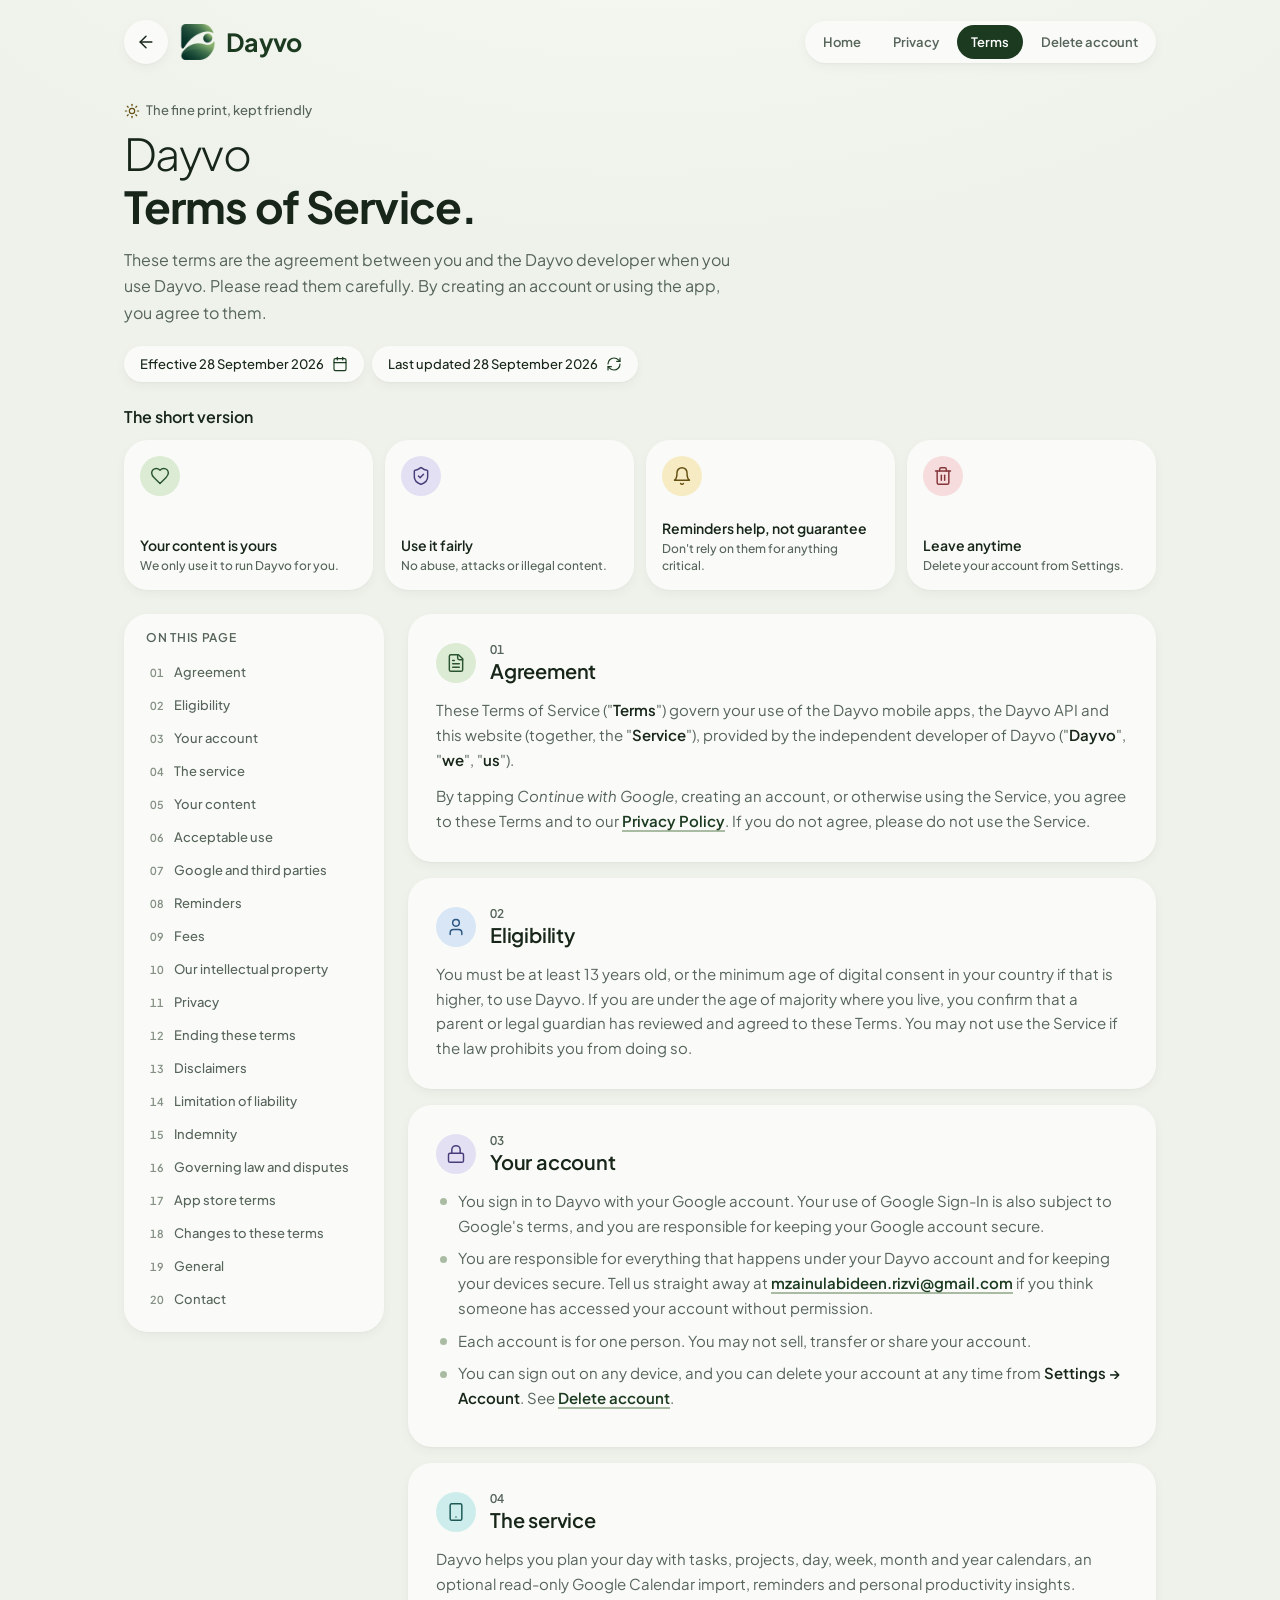
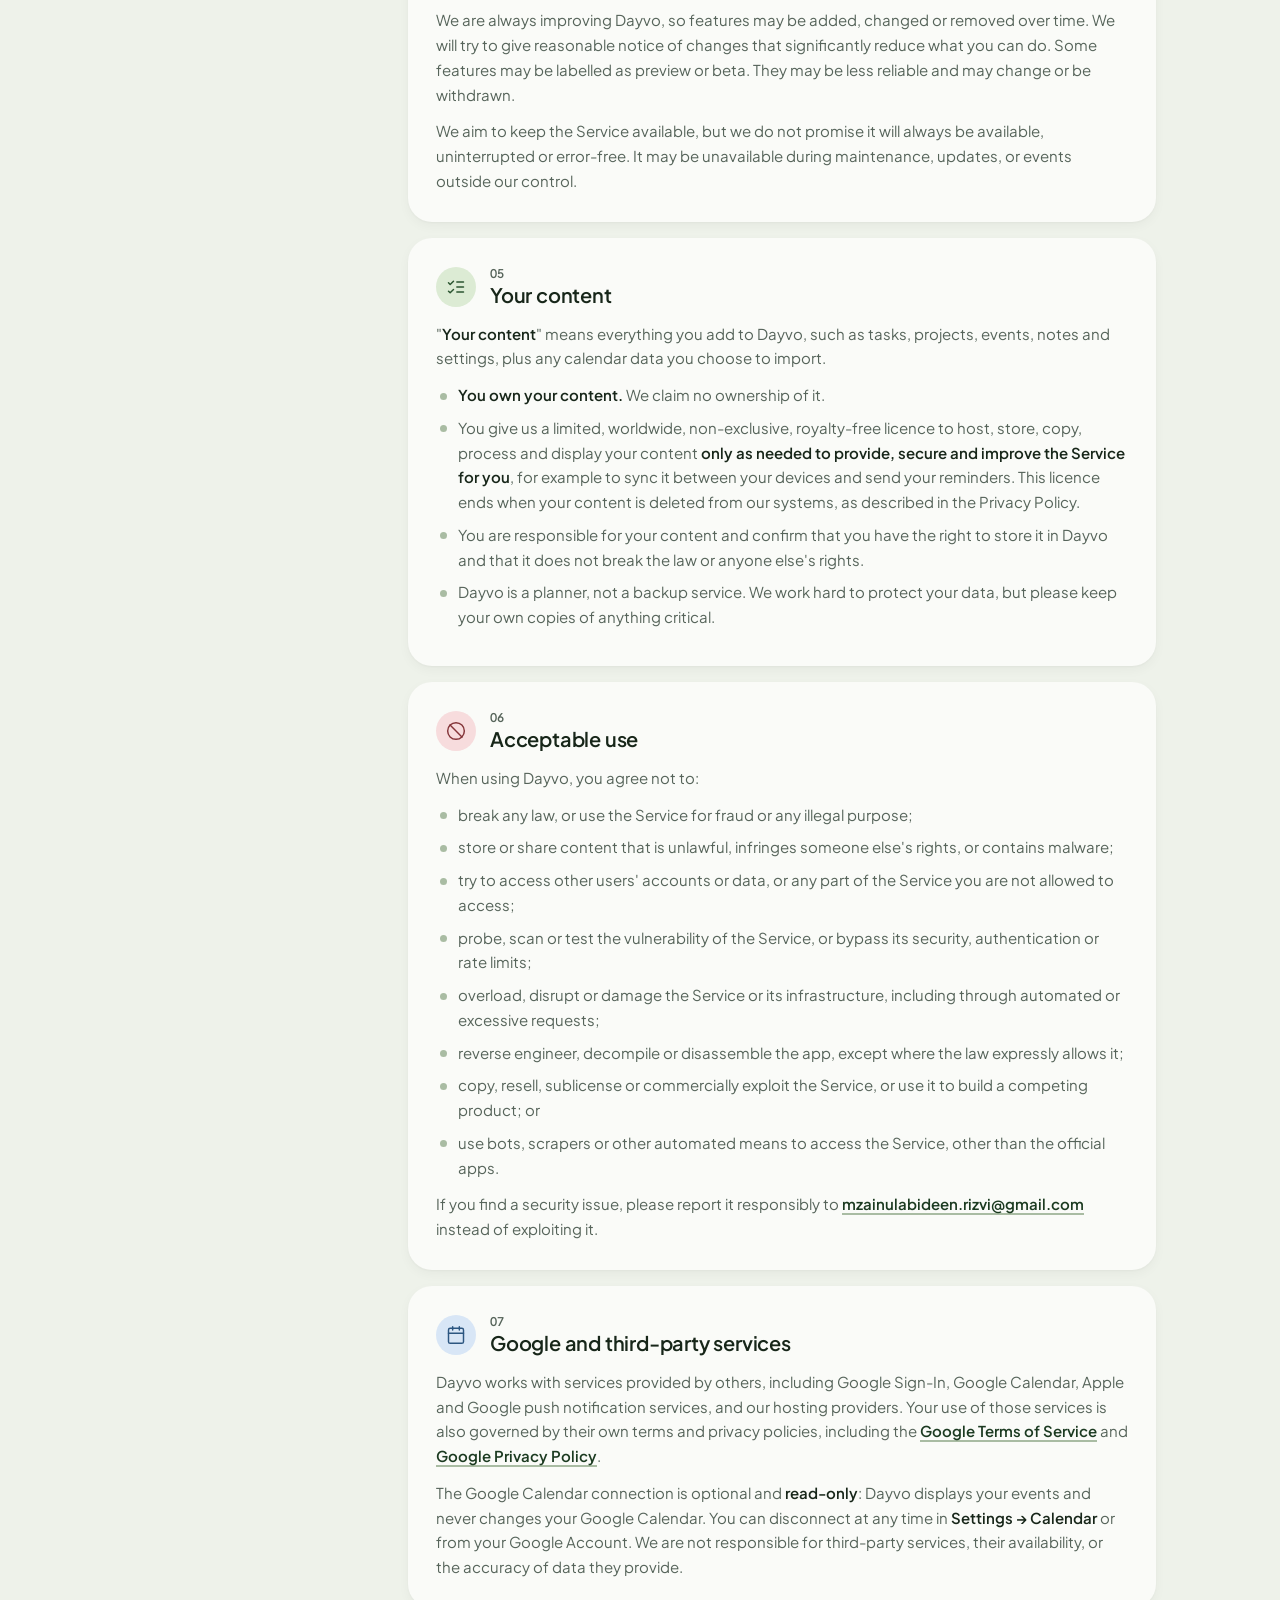
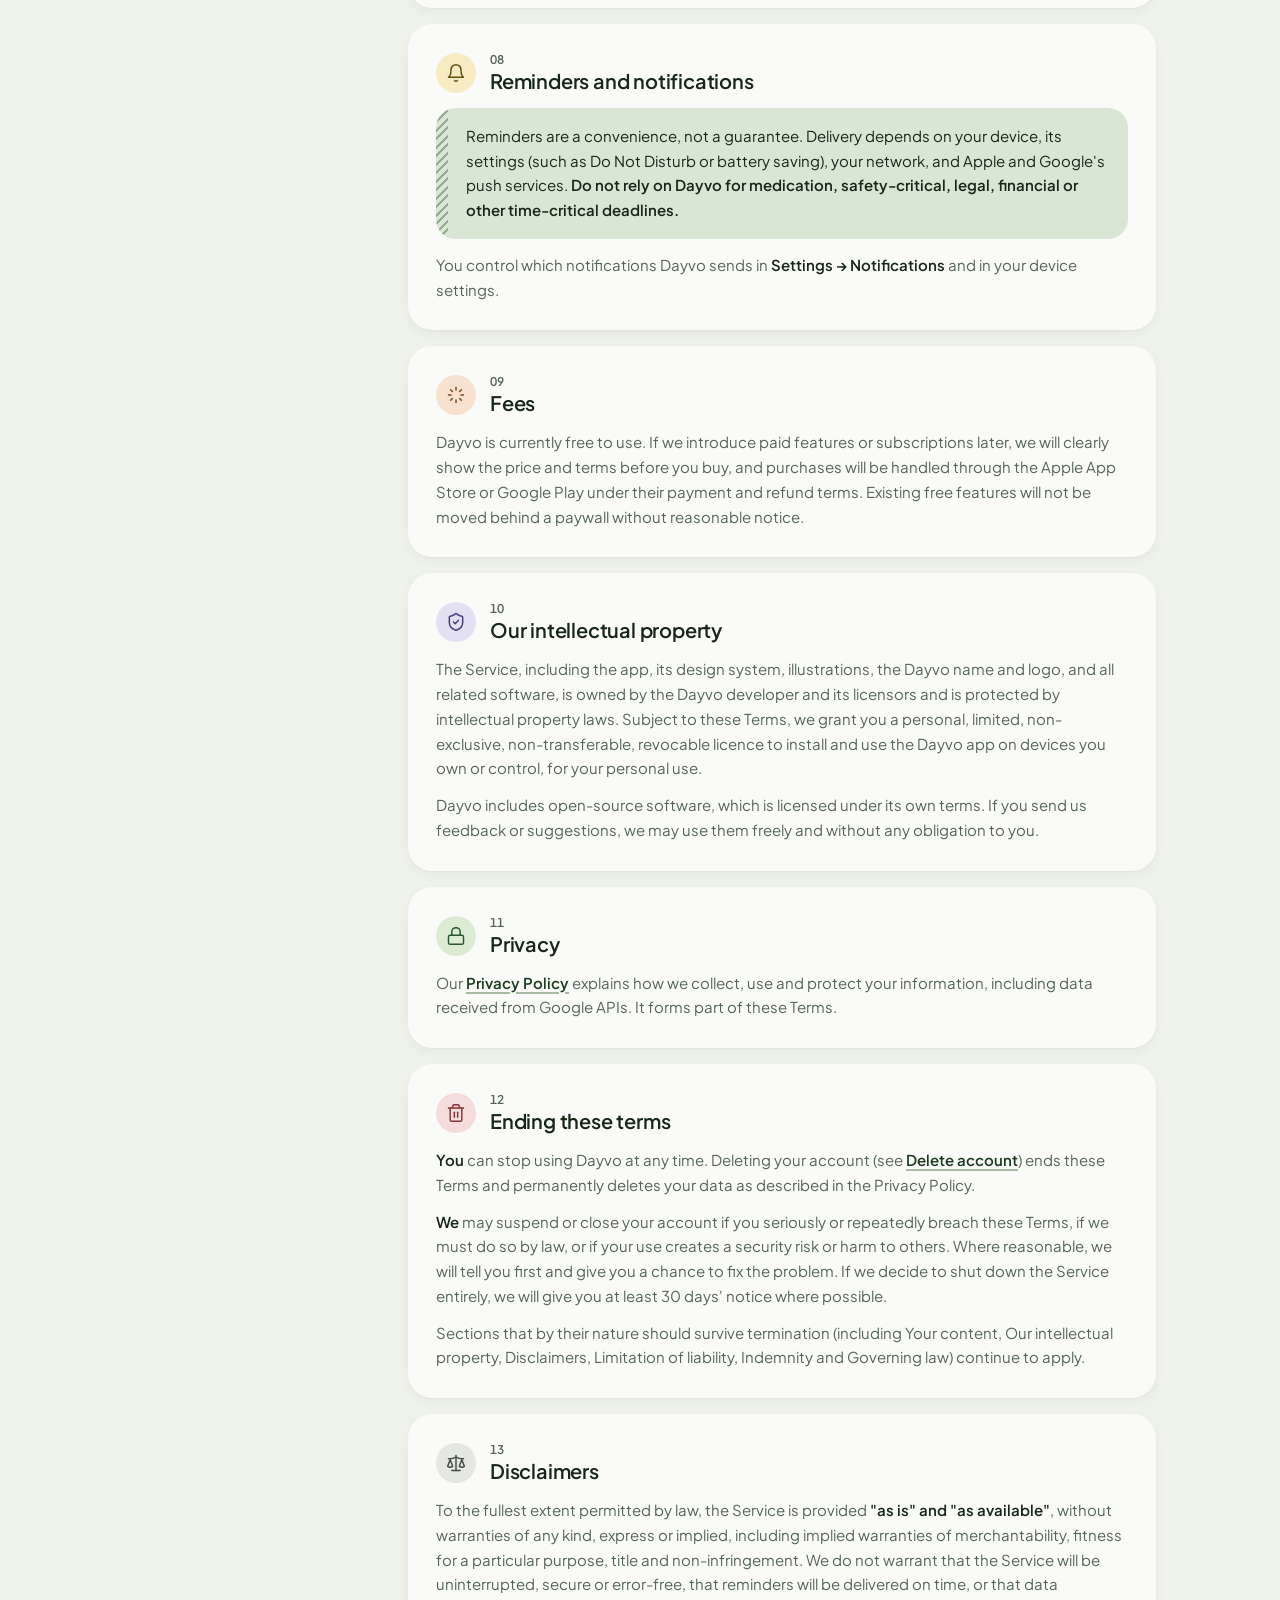
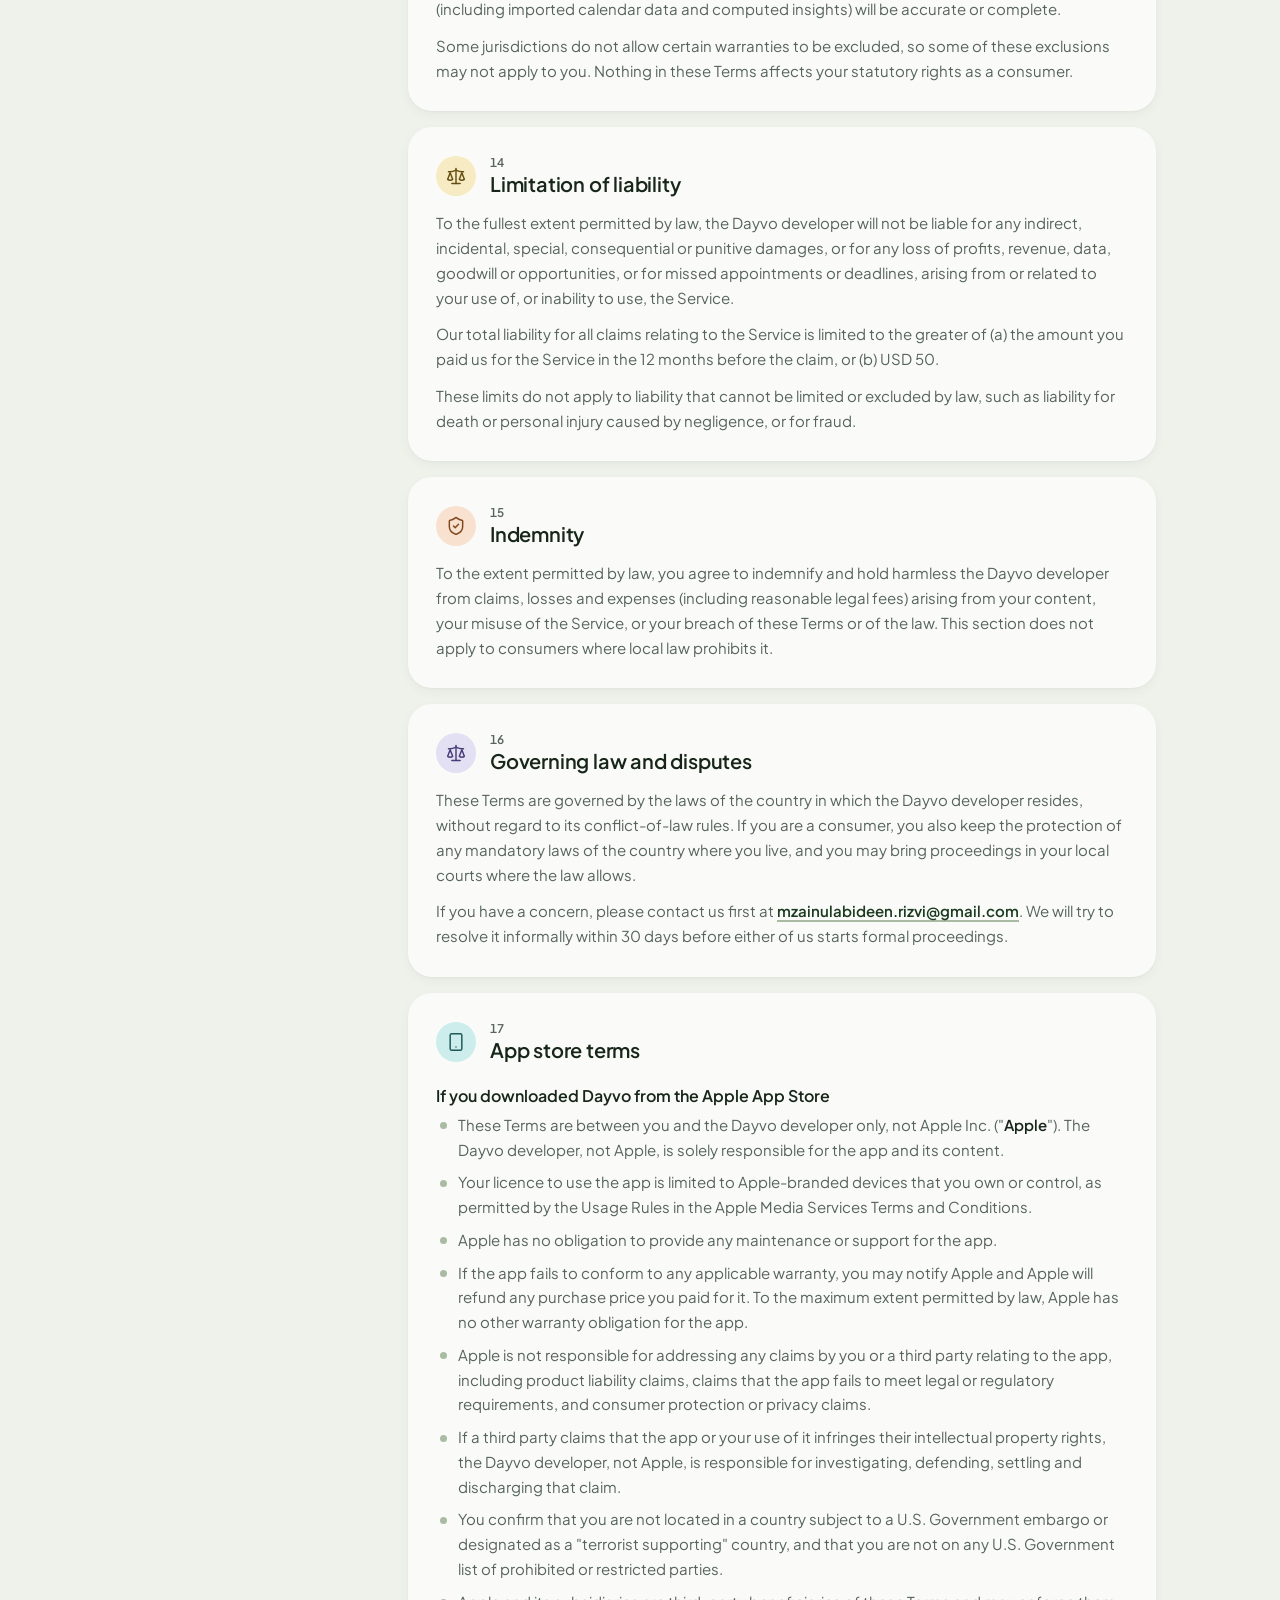
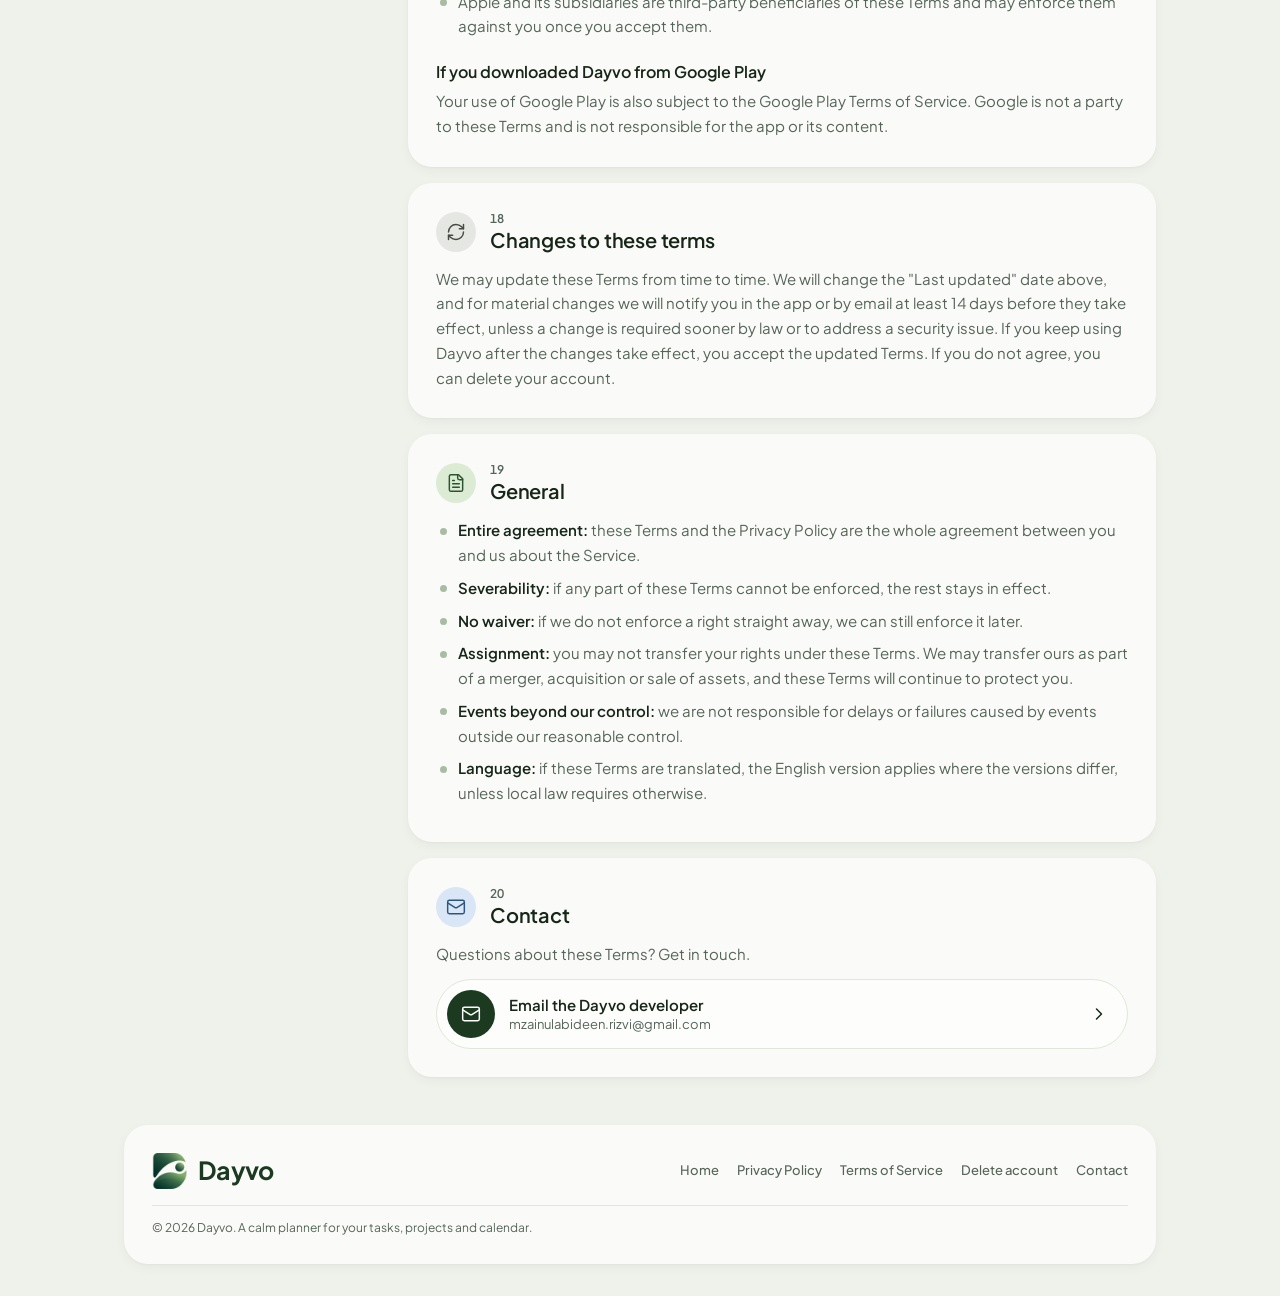
<file: terms.html>
<!doctype html>
<html lang="en">
  <head>
    <meta charset="utf-8" />
    <meta name="viewport" content="width=device-width, initial-scale=1, viewport-fit=cover" />
    <title>Terms of Service · Dayvo</title>
    <meta
      name="description"
      content="The terms that apply when you use Dayvo, the calm planner for tasks, projects and calendars."
    />
    <meta name="theme-color" content="#EEF2EA" />
    <link rel="icon" type="image/png" href="assets/favicon.png" />
    <link rel="apple-touch-icon" href="assets/apple-touch-icon.png" />
    <link rel="preconnect" href="https://fonts.googleapis.com" />
    <link rel="preconnect" href="https://fonts.gstatic.com" crossorigin />
    <link
      rel="stylesheet"
      href="https://fonts.googleapis.com/css2?family=Plus+Jakarta+Sans:wght@300;400;500;600;700&display=swap"
    />
    <link rel="stylesheet" href="assets/styles.css" />
  </head>
  <body>
    <svg width="0" height="0" style="position: absolute" aria-hidden="true">
      <symbol id="i-back" viewBox="0 0 24 24"><path d="m12 19-7-7 7-7" /><path d="M19 12H5" /></symbol>
      <symbol id="i-chevron" viewBox="0 0 24 24"><path d="m9 18 6-6-6-6" /></symbol>
      <symbol id="i-sun" viewBox="0 0 24 24"><circle cx="12" cy="12" r="4" /><path d="M12 2v2" /><path d="M12 20v2" /><path d="m4.93 4.93 1.41 1.41" /><path d="m17.66 17.66 1.41 1.41" /><path d="M2 12h2" /><path d="M20 12h2" /><path d="m6.34 17.66-1.41 1.41" /><path d="m19.07 4.93-1.41 1.41" /></symbol>
      <symbol id="i-calendar" viewBox="0 0 24 24"><rect width="18" height="18" x="3" y="4" rx="2" /><path d="M16 2v4" /><path d="M8 2v4" /><path d="M3 10h18" /></symbol>
      <symbol id="i-refresh" viewBox="0 0 24 24"><path d="M3 12a9 9 0 0 1 9-9 9.75 9.75 0 0 1 6.74 2.74L21 8" /><path d="M21 3v5h-5" /><path d="M21 12a9 9 0 0 1-9 9 9.75 9.75 0 0 1-6.74-2.74L3 16" /><path d="M8 16H3v5" /></symbol>
      <symbol id="i-file" viewBox="0 0 24 24"><path d="M15 2H6a2 2 0 0 0-2 2v16a2 2 0 0 0 2 2h12a2 2 0 0 0 2-2V7Z" /><path d="M14 2v4a2 2 0 0 0 2 2h4" /><path d="M10 9H8" /><path d="M16 13H8" /><path d="M16 17H8" /></symbol>
      <symbol id="i-user" viewBox="0 0 24 24"><path d="M19 21v-2a4 4 0 0 0-4-4H9a4 4 0 0 0-4 4v2" /><circle cx="12" cy="7" r="4" /></symbol>
      <symbol id="i-list" viewBox="0 0 24 24"><path d="m3 17 2 2 4-4" /><path d="m3 7 2 2 4-4" /><path d="M13 6h8" /><path d="M13 12h8" /><path d="M13 18h8" /></symbol>
      <symbol id="i-phone" viewBox="0 0 24 24"><rect width="14" height="20" x="5" y="2" rx="2" ry="2" /><path d="M12 18h.01" /></symbol>
      <symbol id="i-bell" viewBox="0 0 24 24"><path d="M6 8a6 6 0 0 1 12 0c0 7 3 9 3 9H3s3-2 3-9" /><path d="M10.3 21a1.94 1.94 0 0 0 3.4 0" /></symbol>
      <symbol id="i-ban" viewBox="0 0 24 24"><circle cx="12" cy="12" r="10" /><path d="m4.9 4.9 14.2 14.2" /></symbol>
      <symbol id="i-shield" viewBox="0 0 24 24"><path d="M20 13c0 5-3.5 7.5-7.66 8.95a1 1 0 0 1-.67-.01C7.5 20.5 4 18 4 13V6a1 1 0 0 1 1-1c2 0 4.5-1.2 6.24-2.72a1.17 1.17 0 0 1 1.52 0C14.51 3.81 17 5 19 5a1 1 0 0 1 1 1z" /><path d="m9 12 2 2 4-4" /></symbol>
      <symbol id="i-heart" viewBox="0 0 24 24"><path d="M19 14c1.49-1.46 3-3.21 3-5.5A5.5 5.5 0 0 0 16.5 3c-1.76 0-3 .5-4.5 2-1.5-1.5-2.74-2-4.5-2A5.5 5.5 0 0 0 2 8.5c0 2.3 1.5 4.05 3 5.5l7 7Z" /></symbol>
      <symbol id="i-sparkle" viewBox="0 0 24 24"><path d="M12 3v3" /><path d="M12 18v3" /><path d="M3 12h3" /><path d="M18 12h3" /><path d="m5.6 5.6 2.1 2.1" /><path d="m16.3 16.3 2.1 2.1" /><path d="m5.6 18.4 2.1-2.1" /><path d="m16.3 7.7 2.1-2.1" /></symbol>
      <symbol id="i-scale" viewBox="0 0 24 24"><path d="m16 16 3-8 3 8c-.87.65-1.92 1-3 1s-2.13-.35-3-1Z" /><path d="m2 16 3-8 3 8c-.87.65-1.92 1-3 1s-2.13-.35-3-1Z" /><path d="M7 21h10" /><path d="M12 3v18" /><path d="M3 7h2c2 0 5-1 7-2 2 1 5 2 7 2h2" /></symbol>
      <symbol id="i-mail" viewBox="0 0 24 24"><rect width="20" height="16" x="2" y="4" rx="2" /><path d="m22 7-8.97 5.7a1.94 1.94 0 0 1-2.06 0L2 7" /></symbol>
      <symbol id="i-lock" viewBox="0 0 24 24"><rect width="18" height="11" x="3" y="11" rx="2" ry="2" /><path d="M7 11V7a5 5 0 0 1 10 0v4" /></symbol>
      <symbol id="i-trash" viewBox="0 0 24 24"><path d="M3 6h18" /><path d="M19 6v14c0 1-1 2-2 2H7c-1 0-2-1-2-2V6" /><path d="M8 6V4c0-1 1-2 2-2h4c1 0 2 1 2 2v2" /><path d="M10 11v6" /><path d="M14 11v6" /></symbol>
    </svg>

    <a class="skip" href="#main">Skip to content</a>

    <div class="shell">
      <header class="topbar">
        <div class="topbar__left">
          <a class="icon-btn" href="index.html" aria-label="Back to Dayvo home">
            <svg class="ic"><use href="#i-back" /></svg>
          </a>
          <a class="brand" href="index.html" aria-label="Dayvo home">
            <img src="assets/dayvo-mark.png" alt="" width="36" height="36" />
            <span>Dayvo</span>
          </a>
        </div>
        <nav class="pillnav" aria-label="Legal">
          <a href="index.html">Home</a>
          <a href="privacy.html">Privacy</a>
          <a href="terms.html" aria-current="page">Terms</a>
          <a href="delete-account.html">Delete account</a>
        </nav>
      </header>

      <section class="hero">
        <p class="greeting">
          <svg class="ic ic--sm"><use href="#i-sun" /></svg>
          The fine print, kept friendly
        </p>
        <h1 class="headline">
          <span>Dayvo</span>
          <strong>Terms of Service.</strong>
        </h1>
        <p class="lede">
          These terms are the agreement between you and the Dayvo developer when you use Dayvo.
          Please read them carefully. By creating an account or using the app, you agree to them.
        </p>
        <div class="meta">
          <span class="pill">
            Effective 28 September 2026
            <svg class="ic ic--sm"><use href="#i-calendar" /></svg>
          </span>
          <span class="pill">
            Last updated 28 September 2026
            <svg class="ic ic--sm"><use href="#i-refresh" /></svg>
          </span>
        </div>
      </section>

      <section aria-labelledby="glance">
        <h2 class="section-title" id="glance">The short version</h2>
        <div class="bento">
          <div class="stat rise">
            <span class="tone tone--mint"><svg class="ic"><use href="#i-heart" /></svg></span>
            <span class="stat__label">Your content is yours<small>We only use it to run Dayvo for you.</small></span>
          </div>
          <div class="stat rise">
            <span class="tone tone--lavender"><svg class="ic"><use href="#i-shield" /></svg></span>
            <span class="stat__label">Use it fairly<small>No abuse, attacks or illegal content.</small></span>
          </div>
          <div class="stat rise">
            <span class="tone tone--butter"><svg class="ic"><use href="#i-bell" /></svg></span>
            <span class="stat__label">Reminders help, not guarantee<small>Don't rely on them for anything critical.</small></span>
          </div>
          <div class="stat rise">
            <span class="tone tone--rose"><svg class="ic"><use href="#i-trash" /></svg></span>
            <span class="stat__label">Leave anytime<small>Delete your account from Settings.</small></span>
          </div>
        </div>
      </section>

      <div class="doc">
        <nav class="card toc" aria-label="On this page">
          <h2>On this page</h2>
          <ol>
            <li><a href="#agreement">Agreement</a></li>
            <li><a href="#eligibility">Eligibility</a></li>
            <li><a href="#account">Your account</a></li>
            <li><a href="#service">The service</a></li>
            <li><a href="#content">Your content</a></li>
            <li><a href="#use">Acceptable use</a></li>
            <li><a href="#third">Google and third parties</a></li>
            <li><a href="#reminders">Reminders</a></li>
            <li><a href="#fees">Fees</a></li>
            <li><a href="#ip">Our intellectual property</a></li>
            <li><a href="#privacy">Privacy</a></li>
            <li><a href="#termination">Ending these terms</a></li>
            <li><a href="#disclaimers">Disclaimers</a></li>
            <li><a href="#liability">Limitation of liability</a></li>
            <li><a href="#indemnity">Indemnity</a></li>
            <li><a href="#law">Governing law and disputes</a></li>
            <li><a href="#stores">App store terms</a></li>
            <li><a href="#changes">Changes to these terms</a></li>
            <li><a href="#general">General</a></li>
            <li><a href="#contact">Contact</a></li>
          </ol>
        </nav>

        <main class="content" id="main">
          <!-- 1 -->
          <section class="card sec" id="agreement">
            <div class="sec__head">
              <span class="tone tone--mint"><svg class="ic"><use href="#i-file" /></svg></span>
              <div><span class="sec__num">01</span><h2>Agreement</h2></div>
            </div>
            <p>
              These Terms of Service ("<strong>Terms</strong>") govern your use of the Dayvo mobile
              apps, the Dayvo API and this website (together, the "<strong>Service</strong>"),
              provided by the independent developer of Dayvo ("<strong>Dayvo</strong>",
              "<strong>we</strong>", "<strong>us</strong>").
            </p>
            <p>
              By tapping <em>Continue with Google</em>, creating an account, or otherwise using the
              Service, you agree to these Terms and to our
              <a href="privacy.html">Privacy Policy</a>. If you do not agree, please do not use the
              Service.
            </p>
          </section>

          <!-- 2 -->
          <section class="card sec" id="eligibility">
            <div class="sec__head">
              <span class="tone tone--sky"><svg class="ic"><use href="#i-user" /></svg></span>
              <div><span class="sec__num">02</span><h2>Eligibility</h2></div>
            </div>
            <p>
              You must be at least 13 years old, or the minimum age of digital consent in your
              country if that is higher, to use Dayvo. If you are under the age of majority where
              you live, you confirm that a parent or legal guardian has reviewed and agreed to these
              Terms. You may not use the Service if the law prohibits you from doing so.
            </p>
          </section>

          <!-- 3 -->
          <section class="card sec" id="account">
            <div class="sec__head">
              <span class="tone tone--lavender"><svg class="ic"><use href="#i-lock" /></svg></span>
              <div><span class="sec__num">03</span><h2>Your account</h2></div>
            </div>
            <ul>
              <li>
                You sign in to Dayvo with your Google account. Your use of Google Sign-In is also
                subject to Google's terms, and you are responsible for keeping your Google account
                secure.
              </li>
              <li>
                You are responsible for everything that happens under your Dayvo account and for
                keeping your devices secure. Tell us straight away at
                <a href="mailto:mzainulabideen.rizvi@gmail.com">mzainulabideen.rizvi@gmail.com</a>
                if you think someone has accessed your account without permission.
              </li>
              <li>
                Each account is for one person. You may not sell, transfer or share your account.
              </li>
              <li>
                You can sign out on any device, and you can delete your account at any time from
                <strong>Settings → Account</strong>. See <a href="delete-account.html">Delete
                account</a>.
              </li>
            </ul>
          </section>

          <!-- 4 -->
          <section class="card sec" id="service">
            <div class="sec__head">
              <span class="tone tone--aqua"><svg class="ic"><use href="#i-phone" /></svg></span>
              <div><span class="sec__num">04</span><h2>The service</h2></div>
            </div>
            <p>
              Dayvo helps you plan your day with tasks, projects, day, week, month and year
              calendars, an optional read-only Google Calendar import, reminders and personal
              productivity insights.
            </p>
            <p>
              We are always improving Dayvo, so features may be added, changed or removed over
              time. We will try to give reasonable notice of changes that significantly reduce what
              you can do. Some features may be labelled as preview or beta. They may be less
              reliable and may change or be withdrawn.
            </p>
            <p>
              We aim to keep the Service available, but we do not promise it will always be
              available, uninterrupted or error-free. It may be unavailable during maintenance,
              updates, or events outside our control.
            </p>
          </section>

          <!-- 5 -->
          <section class="card sec" id="content">
            <div class="sec__head">
              <span class="tone tone--mint"><svg class="ic"><use href="#i-list" /></svg></span>
              <div><span class="sec__num">05</span><h2>Your content</h2></div>
            </div>
            <p>
              "<strong>Your content</strong>" means everything you add to Dayvo, such as tasks,
              projects, events, notes and settings, plus any calendar data you choose to import.
            </p>
            <ul>
              <li><strong>You own your content.</strong> We claim no ownership of it.</li>
              <li>
                You give us a limited, worldwide, non-exclusive, royalty-free licence to host,
                store, copy, process and display your content <strong>only as needed to provide,
                secure and improve the Service for you</strong>, for example to sync it between
                your devices and send your reminders. This licence ends when your content is deleted
                from our systems, as described in the Privacy Policy.
              </li>
              <li>
                You are responsible for your content and confirm that you have the right to store
                it in Dayvo and that it does not break the law or anyone else's rights.
              </li>
              <li>
                Dayvo is a planner, not a backup service. We work hard to protect your data, but
                please keep your own copies of anything critical.
              </li>
            </ul>
          </section>

          <!-- 6 -->
          <section class="card sec" id="use">
            <div class="sec__head">
              <span class="tone tone--rose"><svg class="ic"><use href="#i-ban" /></svg></span>
              <div><span class="sec__num">06</span><h2>Acceptable use</h2></div>
            </div>
            <p>When using Dayvo, you agree not to:</p>
            <ul>
              <li>break any law, or use the Service for fraud or any illegal purpose;</li>
              <li>store or share content that is unlawful, infringes someone else's rights, or contains malware;</li>
              <li>try to access other users' accounts or data, or any part of the Service you are not allowed to access;</li>
              <li>probe, scan or test the vulnerability of the Service, or bypass its security, authentication or rate limits;</li>
              <li>overload, disrupt or damage the Service or its infrastructure, including through automated or excessive requests;</li>
              <li>reverse engineer, decompile or disassemble the app, except where the law expressly allows it;</li>
              <li>copy, resell, sublicense or commercially exploit the Service, or use it to build a competing product; or</li>
              <li>use bots, scrapers or other automated means to access the Service, other than the official apps.</li>
            </ul>
            <p>
              If you find a security issue, please report it responsibly to
              <a href="mailto:mzainulabideen.rizvi@gmail.com">mzainulabideen.rizvi@gmail.com</a>
              instead of exploiting it.
            </p>
          </section>

          <!-- 7 -->
          <section class="card sec" id="third">
            <div class="sec__head">
              <span class="tone tone--sky"><svg class="ic"><use href="#i-calendar" /></svg></span>
              <div><span class="sec__num">07</span><h2>Google and third-party services</h2></div>
            </div>
            <p>
              Dayvo works with services provided by others, including Google Sign-In, Google
              Calendar, Apple and Google push notification services, and our hosting providers.
              Your use of those services is also governed by their own terms and privacy policies,
              including the
              <a href="https://policies.google.com/terms" rel="noopener">Google Terms of Service</a>
              and <a href="https://policies.google.com/privacy" rel="noopener">Google Privacy Policy</a>.
            </p>
            <p>
              The Google Calendar connection is optional and <strong>read-only</strong>: Dayvo
              displays your events and never changes your Google Calendar. You can disconnect at
              any time in <strong>Settings → Calendar</strong> or from your Google Account. We are
              not responsible for third-party services, their availability, or the accuracy of
              data they provide.
            </p>
          </section>

          <!-- 8 -->
          <section class="card sec" id="reminders">
            <div class="sec__head">
              <span class="tone tone--butter"><svg class="ic"><use href="#i-bell" /></svg></span>
              <div><span class="sec__num">08</span><h2>Reminders and notifications</h2></div>
            </div>
            <div class="callout">
              <p>
                Reminders are a convenience, not a guarantee. Delivery depends on your device, its
                settings (such as Do Not Disturb or battery saving), your network, and Apple and
                Google's push services. <strong>Do not rely on Dayvo for medication, safety-critical,
                legal, financial or other time-critical deadlines.</strong>
              </p>
            </div>
            <p>
              You control which notifications Dayvo sends in <strong>Settings →
              Notifications</strong> and in your device settings.
            </p>
          </section>

          <!-- 9 -->
          <section class="card sec" id="fees">
            <div class="sec__head">
              <span class="tone tone--peach"><svg class="ic"><use href="#i-sparkle" /></svg></span>
              <div><span class="sec__num">09</span><h2>Fees</h2></div>
            </div>
            <p>
              Dayvo is currently free to use. If we introduce paid features or subscriptions later,
              we will clearly show the price and terms before you buy, and purchases will be handled
              through the Apple App Store or Google Play under their payment and refund terms.
              Existing free features will not be moved behind a paywall without reasonable notice.
            </p>
          </section>

          <!-- 10 -->
          <section class="card sec" id="ip">
            <div class="sec__head">
              <span class="tone tone--lavender"><svg class="ic"><use href="#i-shield" /></svg></span>
              <div><span class="sec__num">10</span><h2>Our intellectual property</h2></div>
            </div>
            <p>
              The Service, including the app, its design system, illustrations, the Dayvo name and
              logo, and all related software, is owned by the Dayvo developer and its licensors and
              is protected by intellectual property laws. Subject to these Terms, we grant you a
              personal, limited, non-exclusive, non-transferable, revocable licence to install and
              use the Dayvo app on devices you own or control, for your personal use.
            </p>
            <p>
              Dayvo includes open-source software, which is licensed under its own terms. If you
              send us feedback or suggestions, we may use them freely and without any obligation to
              you.
            </p>
          </section>

          <!-- 11 -->
          <section class="card sec" id="privacy">
            <div class="sec__head">
              <span class="tone tone--mint"><svg class="ic"><use href="#i-lock" /></svg></span>
              <div><span class="sec__num">11</span><h2>Privacy</h2></div>
            </div>
            <p>
              Our <a href="privacy.html">Privacy Policy</a> explains how we collect, use and protect
              your information, including data received from Google APIs. It forms part of these
              Terms.
            </p>
          </section>

          <!-- 12 -->
          <section class="card sec" id="termination">
            <div class="sec__head">
              <span class="tone tone--rose"><svg class="ic"><use href="#i-trash" /></svg></span>
              <div><span class="sec__num">12</span><h2>Ending these terms</h2></div>
            </div>
            <p>
              <strong>You</strong> can stop using Dayvo at any time. Deleting your account (see
              <a href="delete-account.html">Delete account</a>) ends these Terms and permanently
              deletes your data as described in the Privacy Policy.
            </p>
            <p>
              <strong>We</strong> may suspend or close your account if you seriously or repeatedly
              breach these Terms, if we must do so by law, or if your use creates a security risk
              or harm to others. Where reasonable, we will tell you first and give you a chance to
              fix the problem. If we decide to shut down the Service entirely, we will give you at
              least 30 days' notice where possible.
            </p>
            <p>
              Sections that by their nature should survive termination (including Your content,
              Our intellectual property, Disclaimers, Limitation of liability, Indemnity and
              Governing law) continue to apply.
            </p>
          </section>

          <!-- 13 -->
          <section class="card sec" id="disclaimers">
            <div class="sec__head">
              <span class="tone tone--stone"><svg class="ic"><use href="#i-scale" /></svg></span>
              <div><span class="sec__num">13</span><h2>Disclaimers</h2></div>
            </div>
            <p>
              To the fullest extent permitted by law, the Service is provided
              <strong>"as is" and "as available"</strong>, without warranties of any kind, express
              or implied, including implied warranties of merchantability, fitness for a particular
              purpose, title and non-infringement. We do not warrant that the Service will be
              uninterrupted, secure or error-free, that reminders will be delivered on time, or
              that data (including imported calendar data and computed insights) will be accurate
              or complete.
            </p>
            <p>
              Some jurisdictions do not allow certain warranties to be excluded, so some of these
              exclusions may not apply to you. Nothing in these Terms affects your statutory rights
              as a consumer.
            </p>
          </section>

          <!-- 14 -->
          <section class="card sec" id="liability">
            <div class="sec__head">
              <span class="tone tone--butter"><svg class="ic"><use href="#i-scale" /></svg></span>
              <div><span class="sec__num">14</span><h2>Limitation of liability</h2></div>
            </div>
            <p>
              To the fullest extent permitted by law, the Dayvo developer will not be liable for
              any indirect, incidental, special, consequential or punitive damages, or for any loss
              of profits, revenue, data, goodwill or opportunities, or for missed appointments or
              deadlines, arising from or related to your use of, or inability to use, the Service.
            </p>
            <p>
              Our total liability for all claims relating to the Service is limited to the greater
              of (a) the amount you paid us for the Service in the 12 months before the claim, or
              (b) USD 50.
            </p>
            <p>
              These limits do not apply to liability that cannot be limited or excluded by law,
              such as liability for death or personal injury caused by negligence, or for fraud.
            </p>
          </section>

          <!-- 15 -->
          <section class="card sec" id="indemnity">
            <div class="sec__head">
              <span class="tone tone--peach"><svg class="ic"><use href="#i-shield" /></svg></span>
              <div><span class="sec__num">15</span><h2>Indemnity</h2></div>
            </div>
            <p>
              To the extent permitted by law, you agree to indemnify and hold harmless the Dayvo
              developer from claims, losses and expenses (including reasonable legal fees) arising
              from your content, your misuse of the Service, or your breach of these Terms or of
              the law. This section does not apply to consumers where local law prohibits it.
            </p>
          </section>

          <!-- 16 -->
          <section class="card sec" id="law">
            <div class="sec__head">
              <span class="tone tone--lavender"><svg class="ic"><use href="#i-scale" /></svg></span>
              <div><span class="sec__num">16</span><h2>Governing law and disputes</h2></div>
            </div>
            <p>
              These Terms are governed by the laws of the country in which the Dayvo developer
              resides, without regard to its conflict-of-law rules. If you are a consumer, you also
              keep the protection of any mandatory laws of the country where you live, and you may
              bring proceedings in your local courts where the law allows.
            </p>
            <p>
              If you have a concern, please contact us first at
              <a href="mailto:mzainulabideen.rizvi@gmail.com">mzainulabideen.rizvi@gmail.com</a>.
              We will try to resolve it informally within 30 days before either of us starts
              formal proceedings.
            </p>
          </section>

          <!-- 17 -->
          <section class="card sec" id="stores">
            <div class="sec__head">
              <span class="tone tone--aqua"><svg class="ic"><use href="#i-phone" /></svg></span>
              <div><span class="sec__num">17</span><h2>App store terms</h2></div>
            </div>
            <h3>If you downloaded Dayvo from the Apple App Store</h3>
            <ul>
              <li>
                These Terms are between you and the Dayvo developer only, not Apple Inc.
                ("<strong>Apple</strong>"). The Dayvo developer, not Apple, is solely responsible
                for the app and its content.
              </li>
              <li>
                Your licence to use the app is limited to Apple-branded devices that you own or
                control, as permitted by the Usage Rules in the Apple Media Services Terms and
                Conditions.
              </li>
              <li>Apple has no obligation to provide any maintenance or support for the app.</li>
              <li>
                If the app fails to conform to any applicable warranty, you may notify Apple and
                Apple will refund any purchase price you paid for it. To the maximum extent
                permitted by law, Apple has no other warranty obligation for the app.
              </li>
              <li>
                Apple is not responsible for addressing any claims by you or a third party relating
                to the app, including product liability claims, claims that the app fails to meet
                legal or regulatory requirements, and consumer protection or privacy claims.
              </li>
              <li>
                If a third party claims that the app or your use of it infringes their intellectual
                property rights, the Dayvo developer, not Apple, is responsible for investigating,
                defending, settling and discharging that claim.
              </li>
              <li>
                You confirm that you are not located in a country subject to a U.S. Government
                embargo or designated as a "terrorist supporting" country, and that you are not on
                any U.S. Government list of prohibited or restricted parties.
              </li>
              <li>
                Apple and its subsidiaries are third-party beneficiaries of these Terms and may
                enforce them against you once you accept them.
              </li>
            </ul>
            <h3>If you downloaded Dayvo from Google Play</h3>
            <p>
              Your use of Google Play is also subject to the Google Play Terms of Service. Google
              is not a party to these Terms and is not responsible for the app or its content.
            </p>
          </section>

          <!-- 18 -->
          <section class="card sec" id="changes">
            <div class="sec__head">
              <span class="tone tone--stone"><svg class="ic"><use href="#i-refresh" /></svg></span>
              <div><span class="sec__num">18</span><h2>Changes to these terms</h2></div>
            </div>
            <p>
              We may update these Terms from time to time. We will change the "Last updated" date
              above, and for material changes we will notify you in the app or by email at least
              14 days before they take effect, unless a change is required sooner by law or to
              address a security issue. If you keep using Dayvo after the changes take effect, you
              accept the updated Terms. If you do not agree, you can delete your account.
            </p>
          </section>

          <!-- 19 -->
          <section class="card sec" id="general">
            <div class="sec__head">
              <span class="tone tone--mint"><svg class="ic"><use href="#i-file" /></svg></span>
              <div><span class="sec__num">19</span><h2>General</h2></div>
            </div>
            <ul>
              <li>
                <strong>Entire agreement:</strong> these Terms and the Privacy Policy are the whole
                agreement between you and us about the Service.
              </li>
              <li>
                <strong>Severability:</strong> if any part of these Terms cannot be enforced, the
                rest stays in effect.
              </li>
              <li>
                <strong>No waiver:</strong> if we do not enforce a right straight away, we can still
                enforce it later.
              </li>
              <li>
                <strong>Assignment:</strong> you may not transfer your rights under these Terms. We
                may transfer ours as part of a merger, acquisition or sale of assets, and these
                Terms will continue to protect you.
              </li>
              <li>
                <strong>Events beyond our control:</strong> we are not responsible for delays or
                failures caused by events outside our reasonable control.
              </li>
              <li>
                <strong>Language:</strong> if these Terms are translated, the English version
                applies where the versions differ, unless local law requires otherwise.
              </li>
            </ul>
          </section>

          <!-- 20 -->
          <section class="card sec" id="contact">
            <div class="sec__head">
              <span class="tone tone--sky"><svg class="ic"><use href="#i-mail" /></svg></span>
              <div><span class="sec__num">20</span><h2>Contact</h2></div>
            </div>
            <p>Questions about these Terms? Get in touch.</p>
            <a class="action action--inset" href="mailto:mzainulabideen.rizvi@gmail.com?subject=Dayvo%20terms">
              <span class="tone tone--primary"><svg class="ic"><use href="#i-mail" /></svg></span>
              <span class="action__body">
                <span class="action__title">Email the Dayvo developer</span>
                <span class="action__sub">mzainulabideen.rizvi@gmail.com</span>
              </span>
              <svg class="ic"><use href="#i-chevron" /></svg>
            </a>
          </section>
        </main>
      </div>

      <footer class="footer">
        <div class="card">
          <a class="brand" href="index.html" aria-label="Dayvo home">
            <img src="assets/dayvo-mark.png" alt="" width="36" height="36" />
            <span>Dayvo</span>
          </a>
          <nav aria-label="Footer">
            <a href="index.html">Home</a>
            <a href="privacy.html">Privacy Policy</a>
            <a href="terms.html">Terms of Service</a>
            <a href="delete-account.html">Delete account</a>
            <a href="mailto:mzainulabideen.rizvi@gmail.com">Contact</a>
          </nav>
          <small>© 2026 Dayvo. A calm planner for your tasks, projects and calendar.</small>
        </div>
      </footer>
    </div>
  </body>
</html>
</file>
<file: assets/styles.css>
/*
 * Dayvo legal pages: the app's Soft Organic Bento design system on the web.
 * Colors are the Green theme from packages/ui/src/tokens (the app's default theme);
 * spacing, radius, type and elevation follow IMPLEMENTATION_PLAN.md §4.2.
 */

:root {
  /* Theme: green */
  --bg: #eef2ea;
  --glow: #f7f9f3;
  --surface: #fafbf8;
  --surface-2: #e3ebdd;
  --elevated: #fdfefc;
  --primary: #1b3a20;
  --primary-soft: #d9e6d3;
  --on-primary: #ffffff;
  --secondary: #a9bca3;
  --text: #172619;
  --text-2: #56645a;
  --text-3: #869185;
  --border: #e0e7db;
  --hatch: rgba(23, 38, 25, 0.16);

  /* Accent pastels {bg, ink} */
  --mint: #dcebd4;
  --mint-ink: #2b5530;
  --lavender: #e4e0f4;
  --lavender-ink: #483d78;
  --rose: #f7dcdd;
  --rose-ink: #843539;
  --butter: #f6ebc3;
  --butter-ink: #654f12;
  --aqua: #cdedec;
  --aqua-ink: #1c5856;
  --sky: #d8e6f6;
  --sky-ink: #2c5680;
  --peach: #f8e1cf;
  --peach-ink: #80461c;
  --stone: #e5e7e2;
  --stone-ink: #454b45;

  --danger: #9e3730;
  --danger-soft: #f6ddda;

  /* Scales */
  --r-sm: 10px;
  --r-md: 14px;
  --r-lg: 20px;
  --r-xl: 24px;
  --r-2xl: 28px;
  --r-pill: 999px;
  --shadow-soft: 0 1px 2px rgba(23, 38, 25, 0.03), 0 4px 12px rgba(23, 38, 25, 0.04);
  --shadow-raised: 0 8px 20px rgba(23, 38, 25, 0.06);
  --ease: cubic-bezier(0.2, 0, 0, 1);

  --font: 'Plus Jakarta Sans', ui-sans-serif, system-ui, -apple-system, 'Segoe UI', sans-serif;
  color-scheme: light;
}

*,
*::before,
*::after {
  box-sizing: border-box;
}

html {
  -webkit-text-size-adjust: 100%;
  scroll-behavior: smooth;
  scroll-padding-top: 24px;
}

body {
  margin: 0;
  min-height: 100vh;
  font-family: var(--font);
  font-size: 15px;
  line-height: 1.65;
  color: var(--text);
  background:
    radial-gradient(1100px 560px at 50% -160px, var(--glow) 0%, rgba(247, 249, 243, 0) 72%),
    var(--bg);
  background-repeat: no-repeat;
  -webkit-font-smoothing: antialiased;
  -moz-osx-font-smoothing: grayscale;
  overflow-x: hidden;
}

img,
svg {
  display: block;
}

a {
  color: var(--primary);
  font-weight: 600;
  text-decoration: underline;
  text-decoration-color: var(--secondary);
  text-decoration-thickness: 1.5px;
  text-underline-offset: 3px;
  transition: text-decoration-color 150ms var(--ease);
}

a:hover {
  text-decoration-color: var(--primary);
}

:focus-visible {
  outline: 2px solid var(--primary);
  outline-offset: 3px;
  border-radius: 6px;
}

::selection {
  background: var(--primary-soft);
}

/* ---------- Layout ---------- */

.shell {
  width: 100%;
  max-width: 1080px;
  margin: 0 auto;
  padding: 0 16px;
}

@media (min-width: 640px) {
  .shell {
    padding: 0 24px;
  }
}

.skip {
  position: absolute;
  left: 16px;
  top: -60px;
  padding: 10px 18px;
  background: var(--primary);
  color: var(--on-primary);
  border-radius: var(--r-pill);
  z-index: 10;
  text-decoration: none;
}

.skip:focus {
  top: 16px;
}

/* ---------- Top bar ---------- */

.topbar {
  display: flex;
  align-items: center;
  justify-content: space-between;
  gap: 12px;
  padding: 20px 0 8px;
}

.topbar__left {
  display: flex;
  align-items: center;
  gap: 12px;
  min-width: 0;
}

.brand {
  display: inline-flex;
  align-items: center;
  gap: 10px;
  text-decoration: none;
  color: var(--primary);
}

.brand img {
  width: 36px;
  height: 36px;
}

.brand span {
  font-size: 25px;
  line-height: 1;
  font-weight: 700;
  letter-spacing: -0.7px;
}

/* Circular surface icon button (IconButton, 44). */
.icon-btn {
  flex: none;
  display: inline-grid;
  place-items: center;
  width: 44px;
  height: 44px;
  border-radius: 50%;
  background: var(--surface);
  color: var(--text);
  box-shadow: var(--shadow-soft);
  text-decoration: none;
  transition: transform 150ms var(--ease);
}

.icon-btn:hover {
  transform: scale(0.96);
}

/* Pill navigation (SoftTab look). */
.pillnav {
  display: flex;
  gap: 4px;
  padding: 4px;
  background: var(--surface);
  border-radius: var(--r-pill);
  box-shadow: var(--shadow-soft);
}

.pillnav a {
  padding: 8px 14px;
  border-radius: var(--r-pill);
  font-size: 13px;
  line-height: 18px;
  font-weight: 600;
  color: var(--text-2);
  text-decoration: none;
  white-space: nowrap;
  transition: background 150ms var(--ease), color 150ms var(--ease);
}

.pillnav a:hover {
  color: var(--text);
  background: var(--surface-2);
}

.pillnav a[aria-current='page'] {
  background: var(--primary);
  color: var(--on-primary);
}

@media (max-width: 719px) {
  .topbar .pillnav {
    display: none;
  }
}

/* ---------- Icons ---------- */

.ic {
  width: 20px;
  height: 20px;
  fill: none;
  stroke: currentColor;
  stroke-width: 1.75;
  stroke-linecap: round;
  stroke-linejoin: round;
}

.ic--sm {
  width: 16px;
  height: 16px;
}

/* SoftIconContainer: pastel circle, ink icon. */
.tone {
  flex: none;
  display: inline-grid;
  place-items: center;
  width: 40px;
  height: 40px;
  border-radius: 50%;
}

.tone--lg {
  width: 48px;
  height: 48px;
}

.tone--mint { background: var(--mint); color: var(--mint-ink); }
.tone--lavender { background: var(--lavender); color: var(--lavender-ink); }
.tone--rose { background: var(--rose); color: var(--rose-ink); }
.tone--butter { background: var(--butter); color: var(--butter-ink); }
.tone--aqua { background: var(--aqua); color: var(--aqua-ink); }
.tone--sky { background: var(--sky); color: var(--sky-ink); }
.tone--peach { background: var(--peach); color: var(--peach-ink); }
.tone--stone { background: var(--stone); color: var(--stone-ink); }
.tone--primary { background: var(--primary); color: var(--on-primary); }

/* ---------- Hero ---------- */

.hero {
  padding: 28px 0 24px;
}

.greeting {
  display: flex;
  align-items: center;
  gap: 6px;
  margin: 0 0 6px;
  font-size: 13px;
  font-weight: 500;
  color: var(--text-2);
}

.greeting .ic {
  color: var(--butter-ink);
}

/* SplitHeadline: light line over bold line. */
.headline {
  margin: 0;
  font-size: clamp(28px, 5.4vw, 44px);
  line-height: 1.2;
  letter-spacing: -0.02em;
  color: var(--text);
}

.headline span {
  display: block;
  font-weight: 300;
}

.headline strong {
  display: block;
  font-weight: 700;
}

.lede {
  max-width: 620px;
  margin: 14px 0 0;
  font-size: 16px;
  color: var(--text-2);
}

.meta {
  display: flex;
  flex-wrap: wrap;
  gap: 8px;
  margin-top: 20px;
}

/* PillButton: surface pill with a trailing icon. */
.pill {
  display: inline-flex;
  align-items: center;
  gap: 8px;
  padding: 9px 16px;
  background: var(--surface);
  border-radius: var(--r-pill);
  box-shadow: var(--shadow-soft);
  font-size: 13px;
  line-height: 18px;
  font-weight: 500;
  color: var(--text);
}

.pill .ic {
  color: var(--primary);
}

/* ---------- Cards ---------- */

.card {
  background: var(--surface);
  border-radius: var(--r-xl);
  box-shadow: var(--shadow-soft);
  padding: 20px;
}

@media (min-width: 640px) {
  .card {
    padding: 28px;
  }
}

.card--tonal {
  background: var(--surface-2);
  box-shadow: none;
}

.card--soft {
  background: var(--primary-soft);
  box-shadow: none;
}

/* ---------- Bento "at a glance" (StatCard layout) ---------- */

.section-title {
  margin: 0 0 12px;
  font-size: 16px;
  line-height: 22px;
  font-weight: 600;
}

.bento {
  display: grid;
  grid-template-columns: repeat(2, minmax(0, 1fr));
  gap: 12px;
}

@media (min-width: 900px) {
  .bento {
    grid-template-columns: repeat(4, minmax(0, 1fr));
  }
}

.bento--pair {
  grid-template-columns: repeat(auto-fit, minmax(min(100%, 320px), 1fr));
}

@media (min-width: 900px) {
  .bento--pair {
    grid-template-columns: repeat(2, minmax(0, 1fr));
  }
}

.bento--pair .btn {
  width: 100%;
  margin-top: 16px;
}

.stat {
  display: flex;
  flex-direction: column;
  gap: 14px;
  min-height: 150px;
  padding: 16px;
  background: var(--surface);
  border-radius: var(--r-xl);
  box-shadow: var(--shadow-soft);
}

.stat__label {
  margin-top: auto;
  font-size: 14px;
  line-height: 20px;
  font-weight: 600;
  color: var(--text);
}

.stat__label small {
  display: block;
  margin-top: 2px;
  font-size: 12px;
  line-height: 17px;
  font-weight: 500;
  color: var(--text-2);
}

/* ---------- Document layout ---------- */

.doc {
  display: grid;
  gap: 16px;
  padding: 24px 0 8px;
}

@media (min-width: 960px) {
  .doc {
    grid-template-columns: 260px minmax(0, 1fr);
    gap: 24px;
    align-items: start;
  }
}

/* Table of contents: sticky card on desktop, scrolling chips on phones. */
.toc {
  padding: 16px;
}

.toc h2 {
  margin: 0 0 10px 6px;
  font-size: 12px;
  line-height: 16px;
  font-weight: 600;
  letter-spacing: 0.06em;
  text-transform: uppercase;
  color: var(--text-2);
}

.toc ol {
  list-style: none;
  margin: 0;
  padding: 0;
  counter-reset: toc;
}

.toc li {
  counter-increment: toc;
}

.toc a {
  display: flex;
  align-items: baseline;
  gap: 10px;
  padding: 7px 10px;
  border-radius: var(--r-sm);
  font-size: 13px;
  line-height: 18px;
  font-weight: 500;
  color: var(--text-2);
  text-decoration: none;
  transition: background 150ms var(--ease), color 150ms var(--ease);
}

.toc a::before {
  content: counter(toc, decimal-leading-zero);
  font-size: 11px;
  font-weight: 600;
  color: var(--text-3);
  font-variant-numeric: tabular-nums;
}

.toc a:hover {
  background: var(--surface-2);
  color: var(--text);
}

@media (min-width: 960px) {
  .toc {
    position: sticky;
    top: 24px;
    max-height: calc(100vh - 48px);
    overflow: auto;
  }
}

@media (max-width: 959px) {
  .toc {
    padding: 14px 0 14px 14px;
    overflow: hidden;
  }

  .toc h2 {
    margin-left: 2px;
  }

  .toc ol {
    display: flex;
    gap: 8px;
    overflow-x: auto;
    padding: 2px 14px 2px 0;
    scrollbar-width: none;
  }

  .toc ol::-webkit-scrollbar {
    display: none;
  }

  .toc a {
    white-space: nowrap;
    padding: 8px 14px;
    border-radius: var(--r-pill);
    background: var(--bg);
  }
}

.content {
  display: grid;
  gap: 16px;
  min-width: 0;
}

/* One numbered section per card. */
.sec__head {
  display: flex;
  align-items: center;
  gap: 14px;
  margin-bottom: 14px;
}

.sec__num {
  display: block;
  font-size: 12px;
  line-height: 16px;
  font-weight: 600;
  color: var(--text-2);
  font-variant-numeric: tabular-nums;
}

.sec h2 {
  margin: 0;
  font-size: 20px;
  line-height: 26px;
  font-weight: 600;
  letter-spacing: -0.01em;
}

.sec h3 {
  margin: 22px 0 6px;
  font-size: 16px;
  line-height: 22px;
  font-weight: 600;
}

.sec p {
  margin: 0 0 12px;
  color: var(--text-2);
}

.sec p:last-child {
  margin-bottom: 0;
}

.sec strong {
  color: var(--text);
  font-weight: 600;
}

.sec code {
  padding: 1px 7px;
  border-radius: var(--r-pill);
  background: var(--surface-2);
  color: var(--text);
  font-family: ui-monospace, 'SF Mono', Menlo, Consolas, monospace;
  font-size: 0.86em;
}

.sec ul,
.sec ol.list {
  margin: 0 0 12px;
  padding: 0;
  list-style: none;
  color: var(--text-2);
}

.sec ul li,
.sec ol.list li {
  position: relative;
  padding-left: 22px;
  margin-bottom: 8px;
}

.sec ul li::before {
  content: '';
  position: absolute;
  left: 4px;
  top: 0.62em;
  width: 7px;
  height: 7px;
  border-radius: 50%;
  background: var(--secondary);
}

.sec ol.list {
  counter-reset: step;
}

.sec ol.list li {
  counter-increment: step;
  padding-left: 38px;
  margin-bottom: 12px;
}

.sec ol.list li::before {
  content: counter(step);
  position: absolute;
  left: 0;
  top: 0;
  display: grid;
  place-items: center;
  width: 26px;
  height: 26px;
  border-radius: 50%;
  background: var(--primary);
  color: var(--on-primary);
  font-size: 12px;
  line-height: 1;
  font-weight: 600;
}

.sec ul:last-child,
.sec ol.list:last-child {
  margin-bottom: 0;
}

/* SoftList: grouped rows with a pastel icon, label and detail. */
.rows {
  display: grid;
  gap: 2px;
  margin: 4px 0 14px;
  padding: 6px;
  background: var(--bg);
  border-radius: var(--r-lg);
}

.rows:last-child {
  margin-bottom: 0;
}

.row {
  display: flex;
  gap: 14px;
  padding: 12px;
  border-radius: var(--r-md);
  background: var(--elevated);
}

.row + .row {
  margin-top: 2px;
}

.row__body {
  min-width: 0;
}

.row__title {
  display: block;
  font-size: 15px;
  line-height: 21px;
  font-weight: 600;
  color: var(--text);
}

.row__text {
  display: block;
  margin-top: 2px;
  font-size: 14px;
  line-height: 1.6;
  color: var(--text-2);
}

/* Chips (SoftChip). */
.chips {
  display: flex;
  flex-wrap: wrap;
  gap: 8px;
  margin: 4px 0 14px;
  padding: 0;
  list-style: none;
}

.chips li {
  padding: 6px 12px;
  border-radius: var(--r-pill);
  font-size: 13px;
  line-height: 18px;
  font-weight: 500;
  background: var(--stone);
  color: var(--stone-ink);
}

.chips--no li {
  background: var(--mint);
  color: var(--mint-ink);
}

/* Callout on a tonal surface with a hatched edge (break block look). */
.callout {
  position: relative;
  margin: 4px 0 14px;
  padding: 16px 18px 16px 30px;
  border-radius: var(--r-lg);
  background: var(--primary-soft);
  color: var(--text);
  overflow: hidden;
}

.callout::before {
  content: '';
  position: absolute;
  inset: 0 auto 0 0;
  width: 12px;
  background: repeating-linear-gradient(
    -45deg,
    var(--primary) 0 2px,
    transparent 2px 6px
  );
  opacity: 0.35;
}

.callout p {
  margin: 0;
  color: var(--text);
}

.callout:last-child {
  margin-bottom: 0;
}

.callout--danger {
  background: var(--danger-soft);
}

.callout--danger::before {
  background: repeating-linear-gradient(-45deg, var(--danger) 0 2px, transparent 2px 6px);
}

/* ActionCard: pill card, dark circle icon, title + subtitle, chevron. */
.action {
  display: flex;
  align-items: center;
  gap: 14px;
  padding: 10px 18px 10px 10px;
  background: var(--surface);
  border-radius: var(--r-pill);
  box-shadow: var(--shadow-soft);
  color: var(--text);
  text-decoration: none;
  font-weight: 400;
  transition: transform 150ms var(--ease), box-shadow 150ms var(--ease);
}

.action:hover {
  transform: translateY(-1px);
  box-shadow: var(--shadow-raised);
}

.action .tone {
  width: 48px;
  height: 48px;
}

.action__body {
  flex: 1;
  min-width: 0;
}

.action__title {
  display: block;
  font-size: 15px;
  line-height: 21px;
  font-weight: 600;
}

.action__sub {
  display: block;
  font-size: 13px;
  line-height: 18px;
  color: var(--text-2);
  overflow-wrap: anywhere;
}

.action > .ic:last-child {
  flex: none;
  color: var(--text);
}

.action--inset {
  background: var(--elevated);
  box-shadow: none;
  border: 1px solid var(--border);
}

.actions {
  display: grid;
  gap: 12px;
}

/* Primary pill button (SoftButton, 56). */
.btn {
  display: inline-flex;
  align-items: center;
  justify-content: center;
  gap: 10px;
  min-height: 56px;
  padding: 0 28px;
  border-radius: var(--r-pill);
  background: var(--primary);
  color: var(--on-primary);
  font-size: 15px;
  font-weight: 600;
  text-decoration: none;
  transition: transform 150ms var(--ease), opacity 150ms var(--ease);
}

.btn:hover {
  opacity: 0.92;
  transform: translateY(-1px);
}

.btn--ghost {
  background: var(--surface);
  color: var(--text);
  box-shadow: var(--shadow-soft);
}

/* ---------- Hatched activity bars (ProductivityChart) ---------- */

.bars {
  display: flex;
  align-items: flex-end;
  justify-content: space-between;
  gap: 10px;
  height: 180px;
  padding-top: 18px;
}

.bar {
  position: relative;
  flex: 1;
  max-width: 38px;
  border-radius: var(--r-pill);
  background:
    repeating-linear-gradient(-45deg, var(--hatch) 0 1.5px, transparent 1.5px 7px),
    var(--elevated);
}

.bar--on {
  background: var(--primary);
}

.bar--on::after {
  content: '';
  position: absolute;
  top: -14px;
  left: 50%;
  width: 10px;
  height: 10px;
  margin-left: -5px;
  border-radius: 50%;
  background: var(--primary);
  box-shadow: 0 0 0 3px var(--surface-2);
}

.days {
  display: flex;
  justify-content: space-between;
  gap: 10px;
  margin-top: 10px;
}

.days span {
  flex: 1;
  max-width: 38px;
  text-align: center;
  font-size: 11px;
  line-height: 14px;
  font-weight: 500;
  color: var(--text-2);
}

/* ---------- Home page ---------- */

.home-hero {
  display: grid;
  gap: 16px;
  padding: 16px 0 8px;
}

@media (min-width: 900px) {
  .home-hero {
    grid-template-columns: minmax(0, 1.15fr) minmax(0, 0.85fr);
    gap: 24px;
    align-items: stretch;
  }
}

.home-hero .card--intro {
  display: flex;
  flex-direction: column;
  justify-content: space-between;
  gap: 28px;
  padding: 28px 24px;
}

@media (min-width: 640px) {
  .home-hero .card--intro {
    padding: 40px;
  }
}

.cta-row {
  display: flex;
  flex-wrap: wrap;
  gap: 10px;
}

.activity-head {
  display: flex;
  align-items: center;
  gap: 12px;
}

.activity-head strong {
  display: block;
  font-size: 15px;
  line-height: 21px;
  font-weight: 600;
}

.activity-head small {
  display: block;
  font-size: 12px;
  line-height: 16px;
  color: var(--text-2);
}

.features {
  display: grid;
  grid-template-columns: repeat(2, minmax(0, 1fr));
  gap: 12px;
}

@media (min-width: 900px) {
  .features {
    grid-template-columns: repeat(3, minmax(0, 1fr));
  }
}

.feature {
  display: flex;
  flex-direction: column;
  gap: 12px;
  padding: 18px;
  background: var(--surface);
  border-radius: var(--r-xl);
  box-shadow: var(--shadow-soft);
}

.feature h3 {
  margin: 0;
  font-size: 15px;
  line-height: 21px;
  font-weight: 600;
}

.feature p {
  margin: 0;
  font-size: 13px;
  line-height: 1.55;
  color: var(--text-2);
}

.block {
  padding: 28px 0 0;
}

/* ---------- Footer ---------- */

.footer {
  margin: 40px 0 32px;
}

.footer .card {
  display: flex;
  flex-wrap: wrap;
  align-items: center;
  justify-content: space-between;
  gap: 16px 24px;
}

.footer nav {
  display: flex;
  flex-wrap: wrap;
  gap: 6px 18px;
}

.footer nav a {
  font-size: 13px;
  font-weight: 500;
  color: var(--text-2);
  text-decoration: none;
}

.footer nav a:hover {
  color: var(--primary);
}

.footer small {
  display: block;
  width: 100%;
  padding-top: 14px;
  border-top: 1px solid var(--border);
  font-size: 12px;
  line-height: 16px;
  color: var(--text-2);
}

/* ---------- Motion & print ---------- */

@media (prefers-reduced-motion: no-preference) {
  .rise {
    animation: rise 420ms var(--ease) both;
  }

  .rise:nth-child(2) { animation-delay: 60ms; }
  .rise:nth-child(3) { animation-delay: 120ms; }
  .rise:nth-child(4) { animation-delay: 180ms; }

  @keyframes rise {
    from {
      opacity: 0;
      transform: translateY(8px);
    }
    to {
      opacity: 1;
      transform: none;
    }
  }
}

@media (prefers-reduced-motion: reduce) {
  html {
    scroll-behavior: auto;
  }

  *,
  *::before,
  *::after {
    animation-duration: 0.01ms !important;
    transition-duration: 0.01ms !important;
  }
}

@media print {
  body {
    background: #fff;
    font-size: 11pt;
  }

  .topbar .pillnav,
  .toc,
  .footer nav,
  .skip,
  .icon-btn {
    display: none !important;
  }

  .doc {
    display: block;
  }

  .card,
  .stat {
    box-shadow: none;
    border: 1px solid var(--border);
    break-inside: avoid;
    margin-bottom: 12px;
  }
}
</file>
